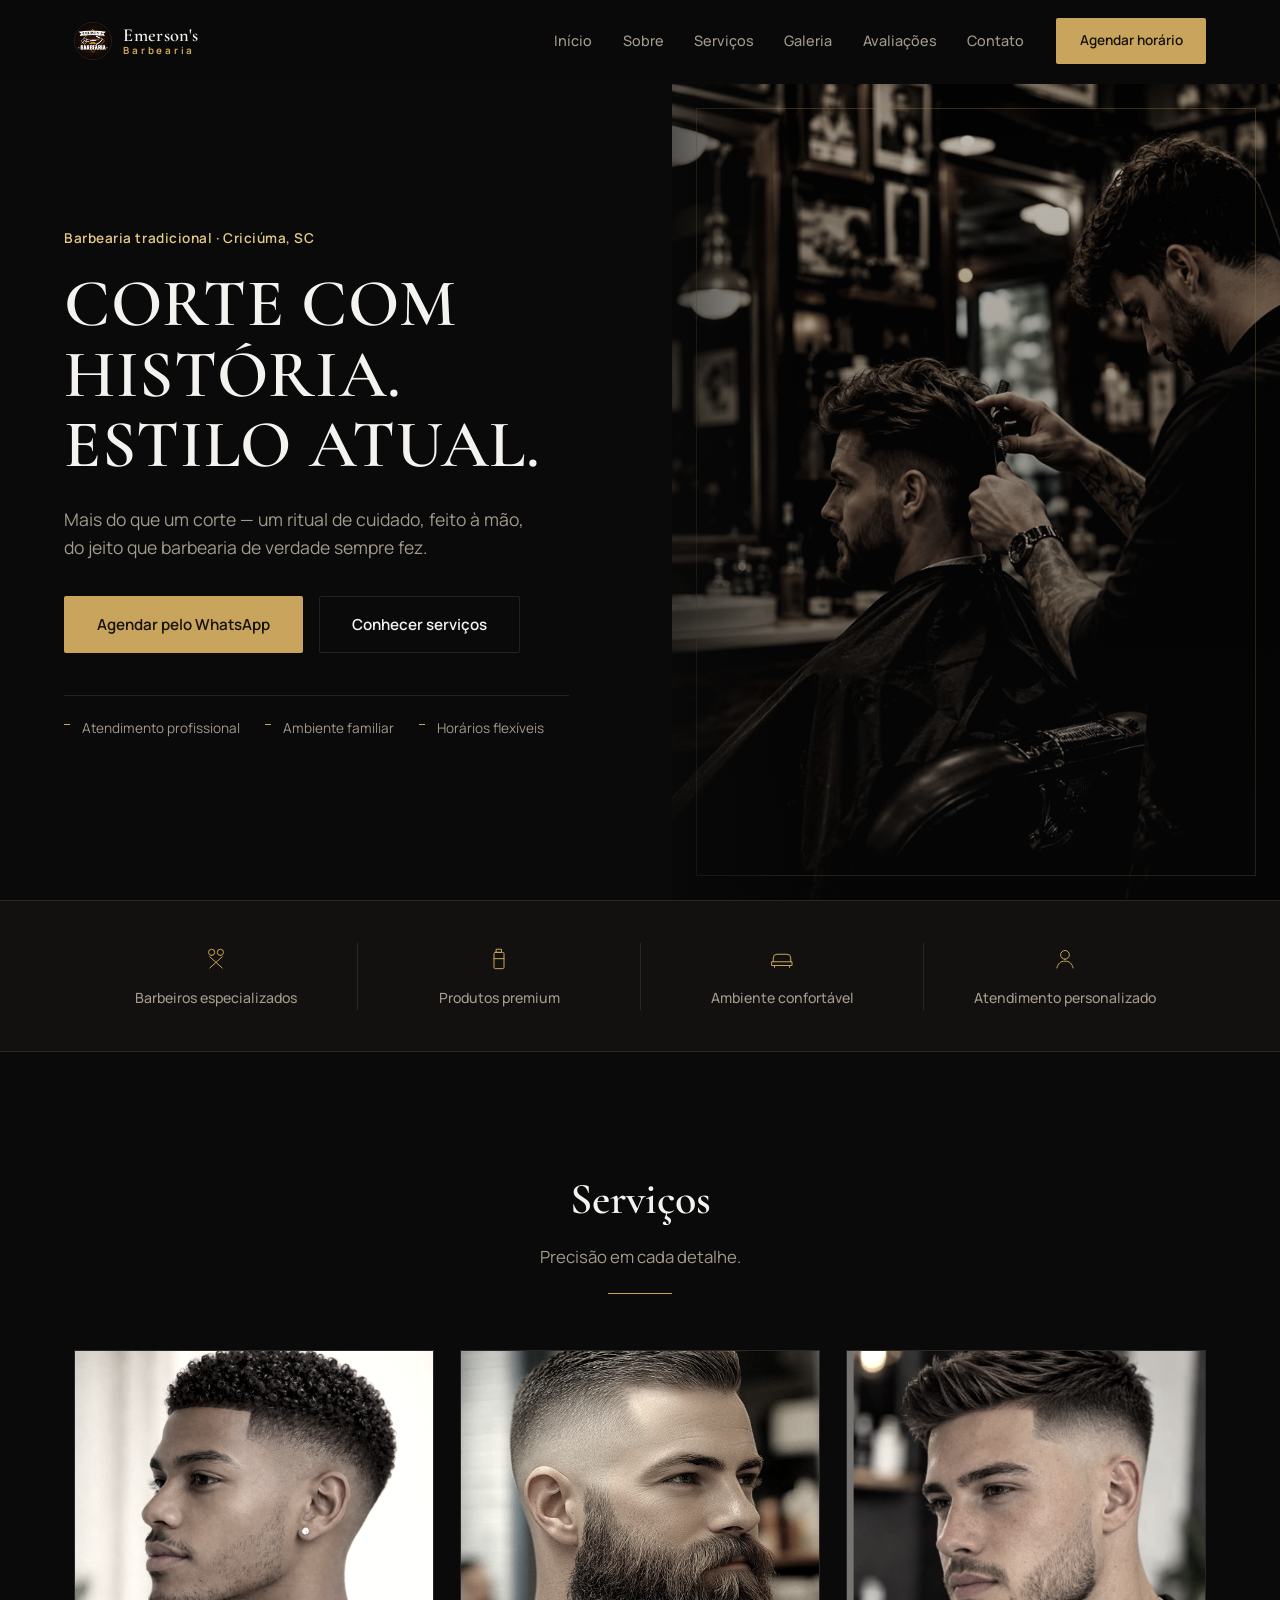
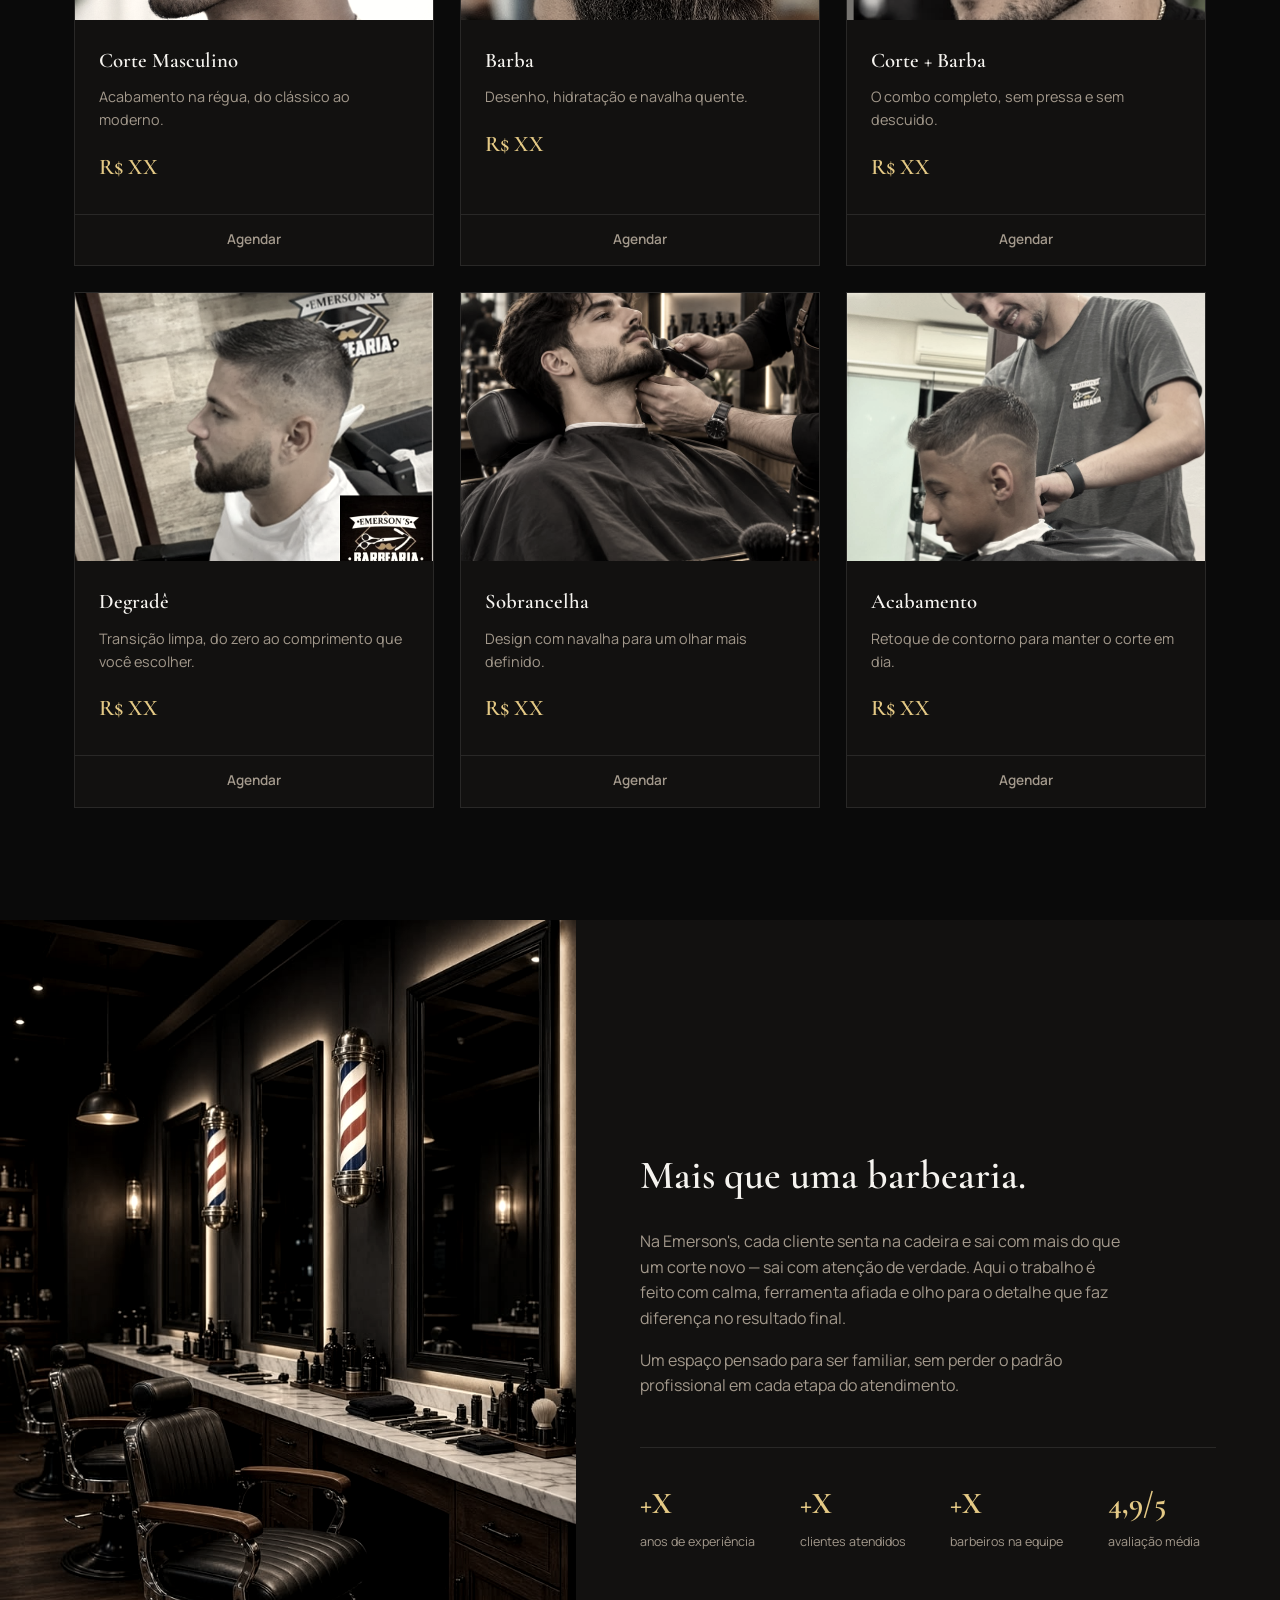
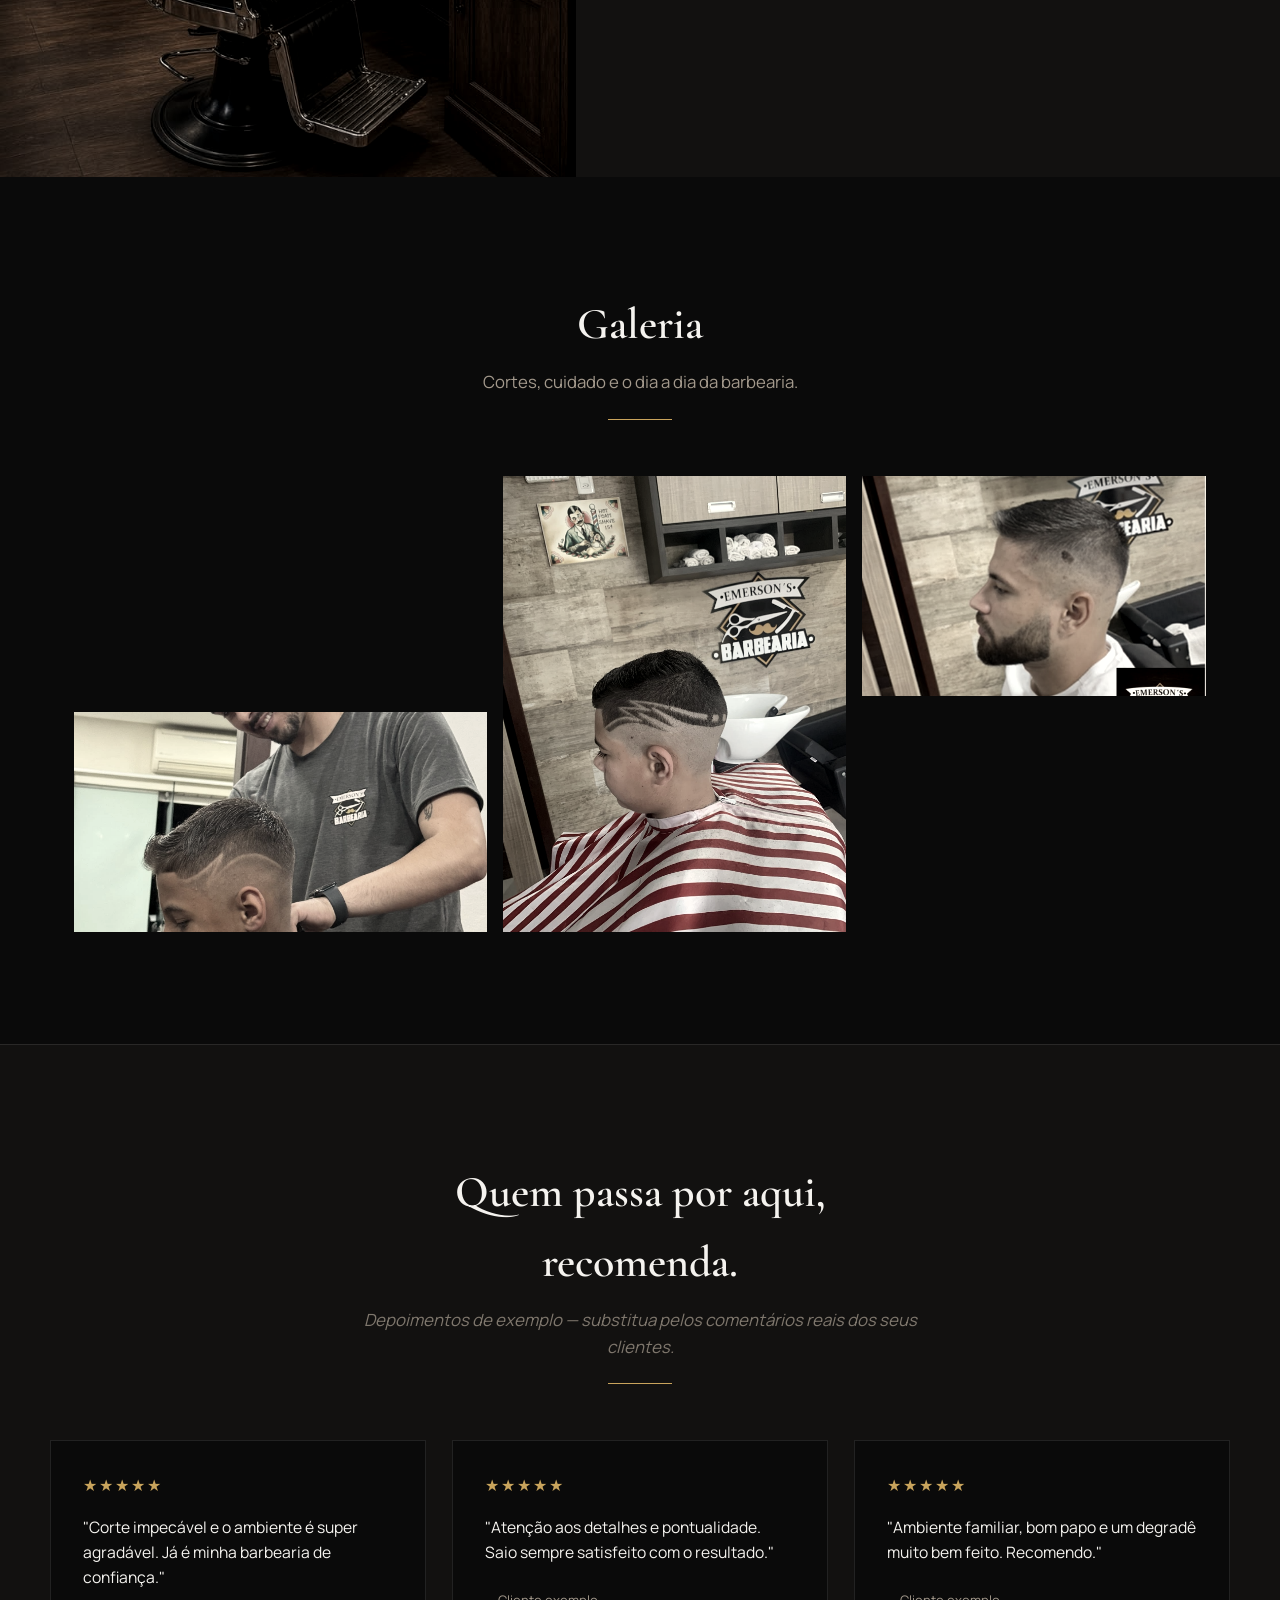
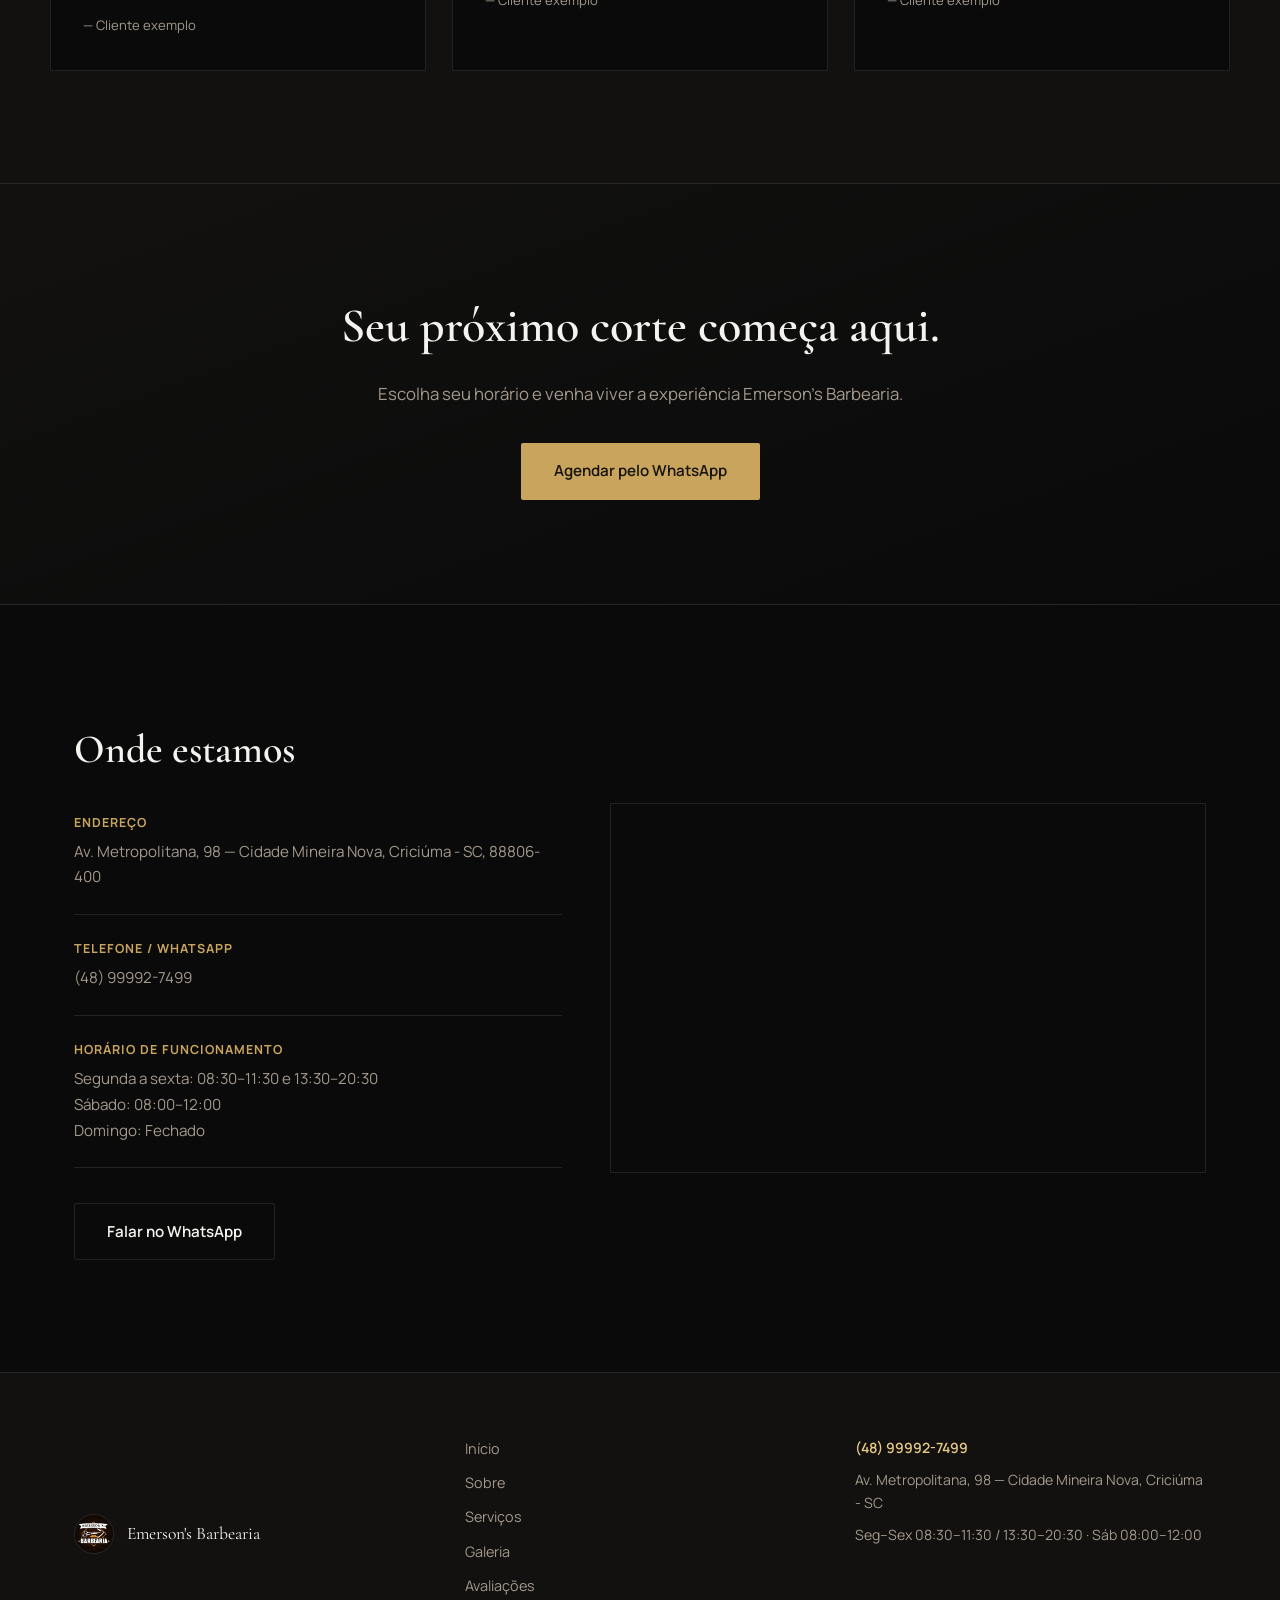
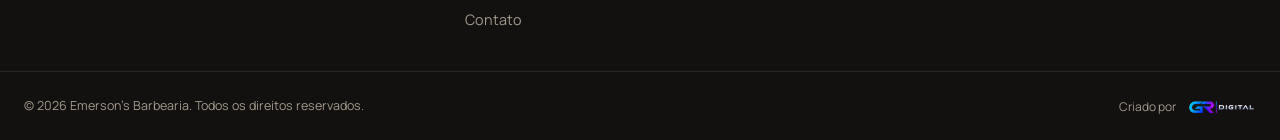
<file: index.html>
<!DOCTYPE html>
<html lang="pt-BR">
<head>
<meta charset="UTF-8">
<meta name="viewport" content="width=device-width, initial-scale=1.0">
<title>Emerson's Barbearia — Criciúma, SC</title>
<meta name="description" content="Emerson's Barbearia em Criciúma, SC. Cortes, barba e degradê com precisão e tradição. Agende pelo WhatsApp.">

<link rel="preconnect" href="https://fonts.googleapis.com">
<link rel="preconnect" href="https://fonts.gstatic.com" crossorigin>
<link href="https://fonts.googleapis.com/css2?family=Cormorant+Garamond:ital,wght@0,500;0,600;0,700;1,500&family=Manrope:wght@400;500;600;700&display=swap" rel="stylesheet">

<link rel="stylesheet" href="style.css">
</head>
<body>

<!-- ============ HEADER ============ -->
<header class="site-header" id="siteHeader">
  <div class="header-inner">
    <a href="#top" class="brand">
      <img src="./images/logo.jpg" alt="Emerson's Barbearia" class="brand-mark">
      <span class="brand-name">Emerson's<em>Barbearia</em></span>
    </a>

    <nav class="main-nav" id="mainNav">
      <a href="#inicio" class="nav-link">Início</a>
      <a href="#sobre" class="nav-link">Sobre</a>
      <a href="#servicos" class="nav-link">Serviços</a>
      <a href="#galeria" class="nav-link">Galeria</a>
      <a href="#avaliacoes" class="nav-link">Avaliações</a>
      <a href="#contato" class="nav-link">Contato</a>
    </nav>

    <a href="#contato" class="btn btn-gold header-cta">Agendar horário</a>

    <button class="menu-toggle" id="menuToggle" aria-label="Abrir menu" aria-expanded="false">
      <span></span><span></span><span></span>
    </button>
  </div>
</header>

<!-- ============ HERO ============ -->
<section class="hero" id="inicio">
  <div class="hero-text" data-reveal>
    <p class="hero-kicker">Barbearia tradicional · Criciúma, SC</p>
    <h1 class="hero-title">Corte com história.<br>Estilo atual.</h1>
    <p class="hero-sub">Mais do que um corte — um ritual de cuidado, feito à mão, do jeito que barbearia de verdade sempre fez.</p>

    <div class="hero-actions">
      <a href="#contato" class="btn btn-gold">Agendar pelo WhatsApp</a>
      <a href="#servicos" class="btn btn-outline">Conhecer serviços</a>
    </div>

    <ul class="trust-list">
      <li>Atendimento profissional</li>
      <li>Ambiente familiar</li>
      <li>Horários flexíveis</li>
    </ul>
  </div>

  <div class="hero-media" data-reveal>
    <img src="./images/hero-image.jpg" alt="Cliente atendido na Emerson's Barbearia" class="hero-photo">
    <div class="hero-frame"></div>
  </div>
</section>

<!-- ============ BENEFÍCIOS ============ -->
<section class="benefits">
  <div class="benefits-inner">
    <div class="benefit-item">
      <svg viewBox="0 0 48 48" class="benefit-icon" aria-hidden="true"><path d="M17 20a5 5 0 1 1 0-10 5 5 0 0 1 0 10Zm14 0a5 5 0 1 1 0-10 5 5 0 0 1 0 10Z"/><path d="M14 22 34 40M34 22 14 40"/></svg>
      <p>Barbeiros especializados</p>
    </div>
    <div class="benefit-item">
      <svg viewBox="0 0 48 48" class="benefit-icon" aria-hidden="true"><path d="M20 10h8v5h-8z"/><rect x="16" y="15" width="16" height="26" rx="2"/><path d="M16 25h16"/></svg>
      <p>Produtos premium</p>
    </div>
    <div class="benefit-item">
      <svg viewBox="0 0 48 48" class="benefit-icon" aria-hidden="true"><path d="M10 30v-6a6 6 0 0 1 6-6h16a6 6 0 0 1 6 6v6"/><path d="M8 30h32v6H8z"/><path d="M12 36v3M36 36v3"/></svg>
      <p>Ambiente confortável</p>
    </div>
    <div class="benefit-item">
      <svg viewBox="0 0 48 48" class="benefit-icon" aria-hidden="true"><path d="M24 26a7 7 0 1 0 0-14 7 7 0 0 0 0 14Z"/><path d="M11 40c1.5-7 6-11 13-11s11.5 4 13 11"/></svg>
      <p>Atendimento personalizado</p>
    </div>
  </div>
</section>

<!-- ============ SERVIÇOS ============ -->
<section class="services" id="servicos">
  <div class="section-head">
    <h2>Serviços</h2>
    <p>Precisão em cada detalhe.</p>
  </div>

  <div class="services-grid">
    <article class="service-card">
      <div class="service-photo service-photo--1"></div>
      <div class="service-body">
        <h3>Corte Masculino</h3>
        <p>Acabamento na régua, do clássico ao moderno.</p>
        <!-- PREÇO: edite o valor abaixo -->
        <span class="service-price">R$ XX</span>
      </div>
      <a href="#contato" class="service-btn">Agendar</a>
    </article>

    <article class="service-card">
      <div class="service-photo service-photo--2"></div>
      <div class="service-body">
        <h3>Barba</h3>
        <p>Desenho, hidratação e navalha quente.</p>
        <!-- PREÇO: edite o valor abaixo -->
        <span class="service-price">R$ XX</span>
      </div>
      <a href="#contato" class="service-btn">Agendar</a>
    </article>

    <article class="service-card">
      <div class="service-photo service-photo--3"></div>
      <div class="service-body">
        <h3>Corte + Barba</h3>
        <p>O combo completo, sem pressa e sem descuido.</p>
        <!-- PREÇO: edite o valor abaixo -->
        <span class="service-price">R$ XX</span>
      </div>
      <a href="#contato" class="service-btn">Agendar</a>
    </article>

    <article class="service-card">
      <div class="service-photo service-photo--4"></div>
      <div class="service-body">
        <h3>Degradê</h3>
        <p>Transição limpa, do zero ao comprimento que você escolher.</p>
        <!-- PREÇO: edite o valor abaixo -->
        <span class="service-price">R$ XX</span>
      </div>
      <a href="#contato" class="service-btn">Agendar</a>
    </article>

    <article class="service-card">
      <div class="service-photo service-photo--5"></div>
      <div class="service-body">
        <h3>Sobrancelha</h3>
        <p>Design com navalha para um olhar mais definido.</p>
        <!-- PREÇO: edite o valor abaixo -->
        <span class="service-price">R$ XX</span>
      </div>
      <a href="#contato" class="service-btn">Agendar</a>
    </article>

    <article class="service-card">
      <div class="service-photo service-photo--6"></div>
      <div class="service-body">
        <h3>Acabamento</h3>
        <p>Retoque de contorno para manter o corte em dia.</p>
        <!-- PREÇO: edite o valor abaixo -->
        <span class="service-price">R$ XX</span>
      </div>
      <a href="#contato" class="service-btn">Agendar</a>
    </article>
  </div>
</section>

<!-- ============ SOBRE ============ -->
<section class="about" id="sobre">
  <div class="about-media">
    <img src="./images/espaço-barber.jpg" alt="Barbeiro atendendo cliente na Emerson's Barbearia" class="about-photo">
  </div>

  <div class="about-content">
    <h2>Mais que uma barbearia.</h2>
    <p>Na Emerson's, cada cliente senta na cadeira e sai com mais do que um corte novo — sai com atenção de verdade. Aqui o trabalho é feito com calma, ferramenta afiada e olho para o detalhe que faz diferença no resultado final.</p>
    <p>Um espaço pensado para ser familiar, sem perder o padrão profissional em cada etapa do atendimento.</p>

    <div class="about-stats">
      <div class="stat"><strong>+X</strong><span>anos de experiência</span></div>
      <div class="stat"><strong>+X</strong><span>clientes atendidos</span></div>
      <div class="stat"><strong>+X</strong><span>barbeiros na equipe</span></div>
      <div class="stat"><strong>4,9/5</strong><span>avaliação média</span></div>
    </div>
  </div>
</section>

<!-- ============ GALERIA ============ -->
<section class="gallery" id="galeria">
  <div class="section-head">
    <h2>Galeria</h2>
    <p>Cortes, cuidado e o dia a dia da barbearia.</p>
  </div>

  <div class="gallery-grid">
    <figure class="gallery-item gallery-item--tall">
      <img src="images/hero-cliente.jpg" alt="Corte finalizado na Emerson's Barbearia">
      <figcaption>
        <span>Ver detalhe</span>
      </figcaption>
    </figure>

    <figure class="gallery-item">
      <img src="images/corte-degrade-desenho.jpg" alt="Degradê com desenho na Emerson's Barbearia">
      <figcaption>
        <span>Ver detalhe</span>
      </figcaption>
    </figure>

    <figure class="gallery-item">
      <img src="images/barbeiro-atendendo.jpg" alt="Atendimento na Emerson's Barbearia">
      <figcaption>
        <span>Ver detalhe</span>
      </figcaption>
    </figure>
  </div>
</section>

<!-- ============ AVALIAÇÕES ============ -->
<section class="reviews" id="avaliacoes">
  <div class="section-head">
    <h2>Quem passa por aqui, recomenda.</h2>
    <p class="reviews-note">Depoimentos de exemplo — substitua pelos comentários reais dos seus clientes.</p>
  </div>

  <div class="reviews-grid">
    <article class="review-card">
      <div class="stars">★★★★★</div>
      <p>"Corte impecável e o ambiente é super agradável. Já é minha barbearia de confiança."</p>
      <span class="review-author">— Cliente exemplo</span>
    </article>
    <article class="review-card">
      <div class="stars">★★★★★</div>
      <p>"Atenção aos detalhes e pontualidade. Saio sempre satisfeito com o resultado."</p>
      <span class="review-author">— Cliente exemplo</span>
    </article>
    <article class="review-card">
      <div class="stars">★★★★★</div>
      <p>"Ambiente familiar, bom papo e um degradê muito bem feito. Recomendo."</p>
      <span class="review-author">— Cliente exemplo</span>
    </article>
  </div>
</section>

<!-- ============ CTA ============ -->
<section class="cta">
  <div class="cta-inner">
    <h2>Seu próximo corte começa aqui.</h2>
    <p>Escolha seu horário e venha viver a experiência Emerson's Barbearia.</p>
    <a href="https://wa.me/5548999927499?text=Ol%C3%A1!%20Quero%20agendar%20um%20hor%C3%A1rio%20na%20Emerson's%20Barbearia." class="btn btn-gold" target="_blank" rel="noopener">Agendar pelo WhatsApp</a>
  </div>
</section>

<!-- ============ LOCALIZAÇÃO / CONTATO ============ -->
<section class="location" id="contato">
  <div class="location-info">
    <h2>Onde estamos</h2>

    <ul class="info-list">
      <li>
        <strong>Endereço</strong>
        <span>Av. Metropolitana, 98 — Cidade Mineira Nova, Criciúma - SC, 88806-400</span>
      </li>
      <li>
        <strong>Telefone / WhatsApp</strong>
        <span><a href="https://wa.me/5548999927499" target="_blank" rel="noopener">(48) 99992-7499</a></span>
      </li>
      <li>
        <strong>Horário de funcionamento</strong>
        <span>
          Segunda a sexta: 08:30–11:30 e 13:30–20:30<br>
          Sábado: 08:00–12:00<br>
          Domingo: Fechado
        </span>
      </li>
    </ul>

    <a href="https://wa.me/5548999927499" class="btn btn-outline" target="_blank" rel="noopener">Falar no WhatsApp</a>
  </div>

  <div class="location-map">
    <iframe
      src="https://www.google.com/maps?q=Av.+Metropolitana,+98,+Cidade+Mineira+Nova,+Crici%C3%BAma+-+SC,+88806-400&output=embed"
      loading="lazy"
      referrerpolicy="no-referrer-when-downgrade"
      title="Localização da Emerson's Barbearia">
    </iframe>
  </div>
</section>

<!-- ============ FOOTER ============ -->
<footer class="site-footer">
  <div class="footer-inner">
    <div class="footer-brand">
      <img src="images/logo.jpg" alt="Emerson's Barbearia" class="footer-mark">
      <p>Emerson's Barbearia</p>
    </div>

    <nav class="footer-nav">
      <a href="#inicio">Início</a>
      <a href="#sobre">Sobre</a>
      <a href="#servicos">Serviços</a>
      <a href="#galeria">Galeria</a>
      <a href="#avaliacoes">Avaliações</a>
      <a href="#contato">Contato</a>
    </nav>

    <div class="footer-contact">
      <a href="https://wa.me/5548999927499" target="_blank" rel="noopener">(48) 99992-7499</a>
      <p>Av. Metropolitana, 98 — Cidade Mineira Nova, Criciúma - SC</p>
      <p>Seg–Sex 08:30–11:30 / 13:30–20:30 · Sáb 08:00–12:00</p>
    </div>
  </div>

  <div class="footer-bottom">
    <p>© <span id="year"></span> Emerson's Barbearia. Todos os direitos reservados.</p>

    <a href="#" class="created-by">
        <span>Criado por</span>
        <img src="./images/GR-FUNDO-TRANSPARENTE.png" alt="Sua empresa">
    </a>
</div>
</footer>

<script src="script.js"></script>
</body>
</html>
</file>
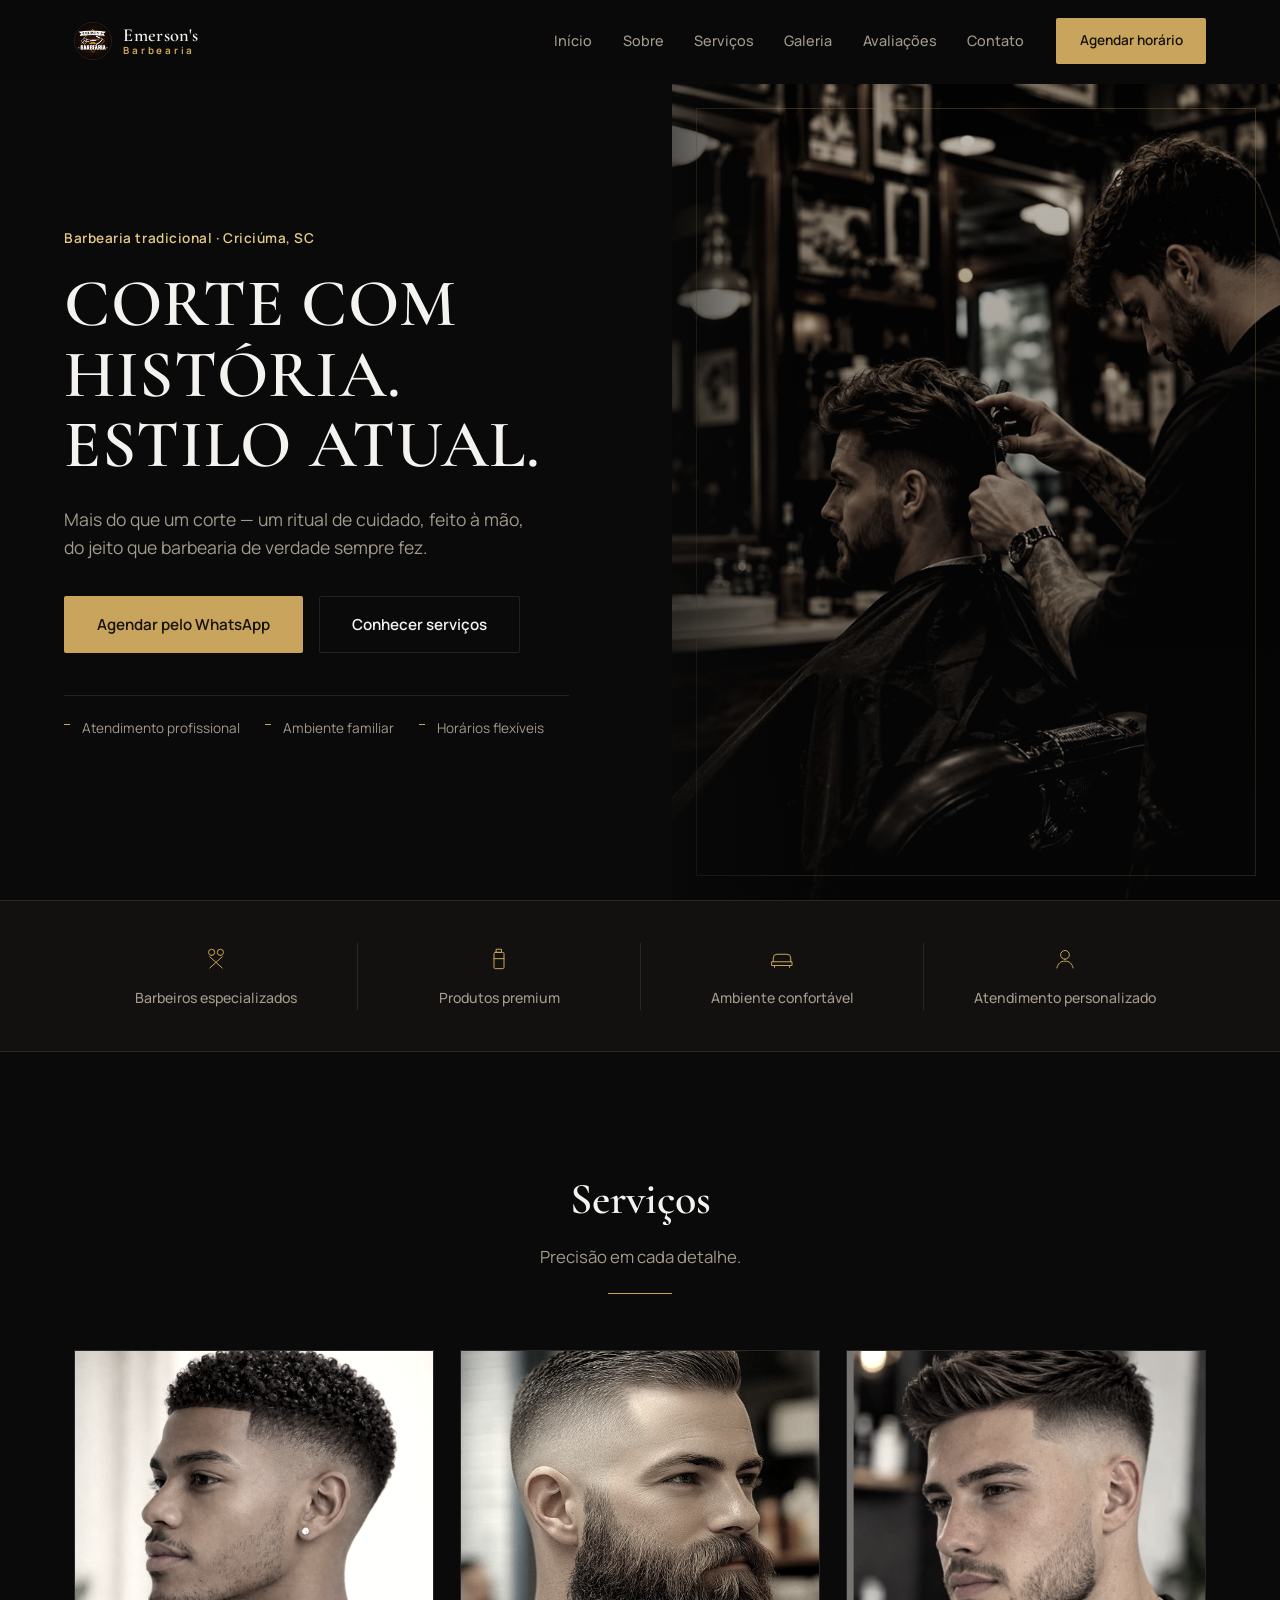
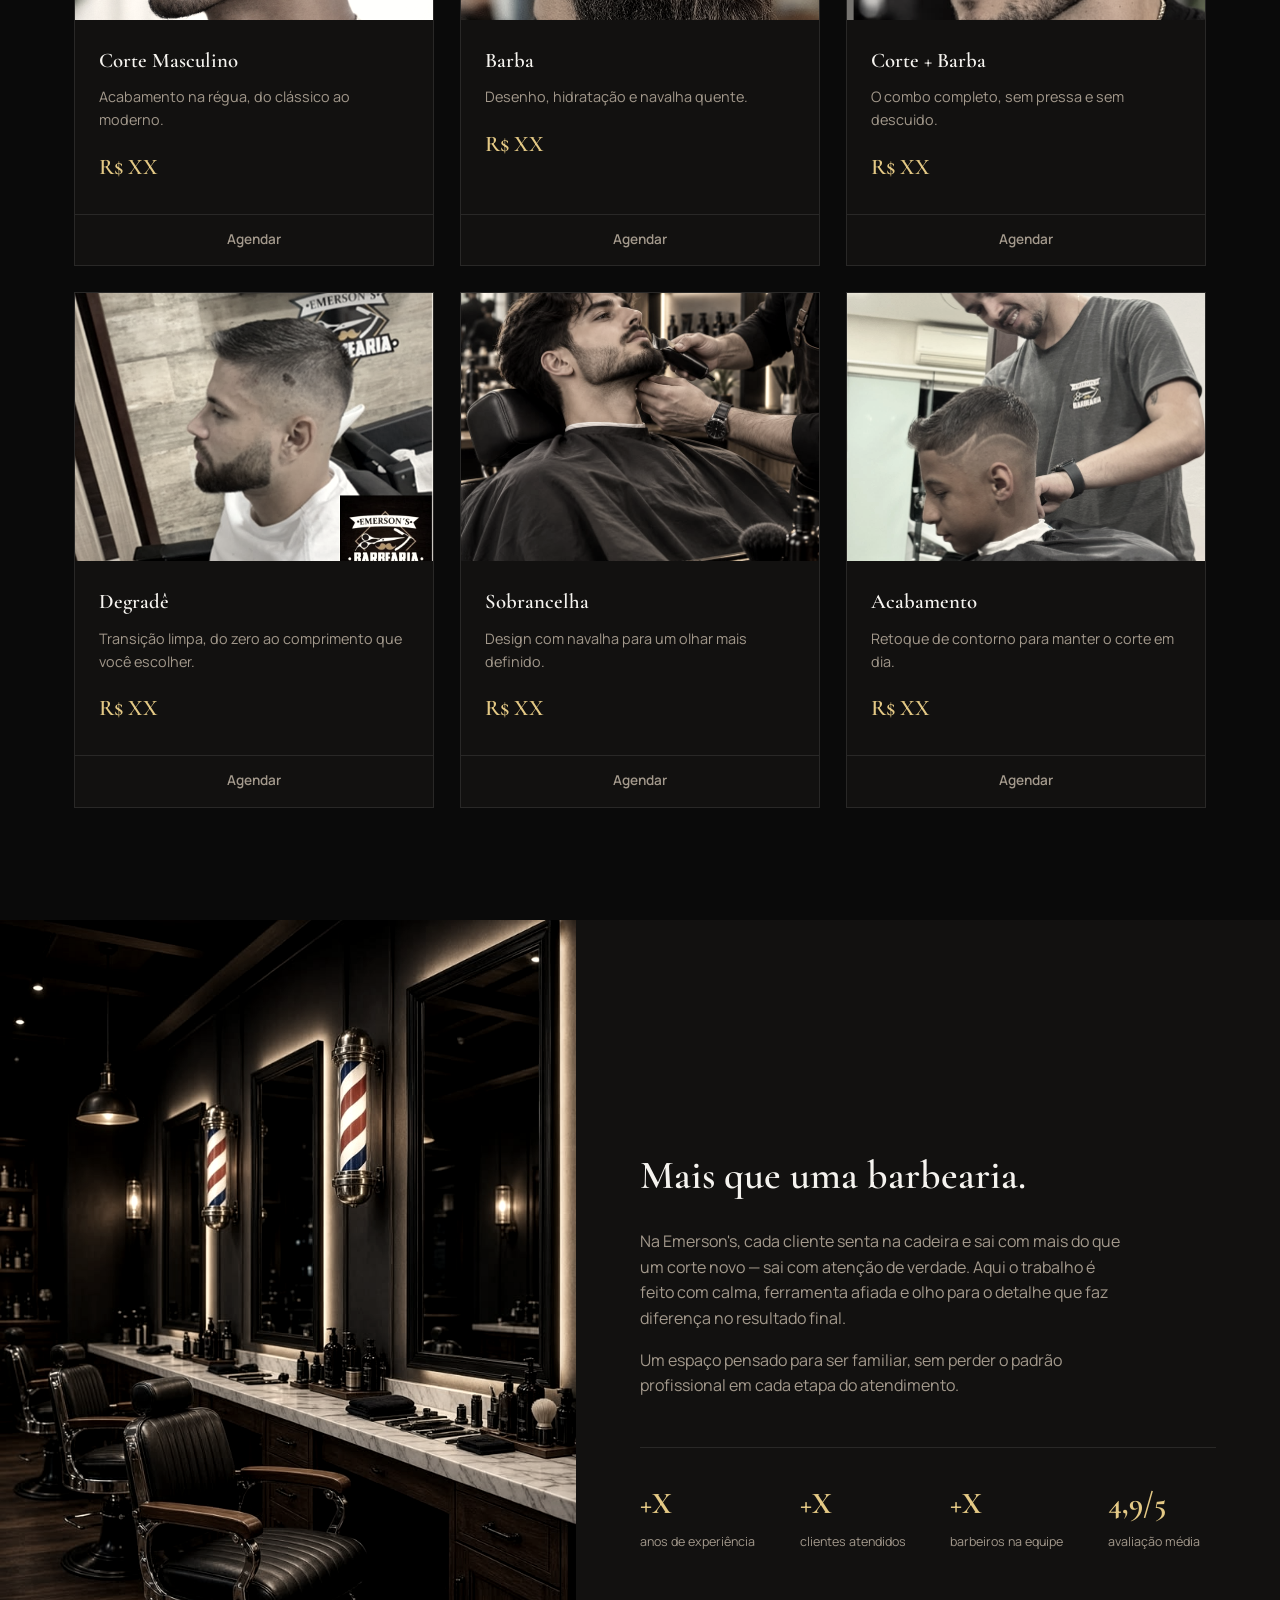
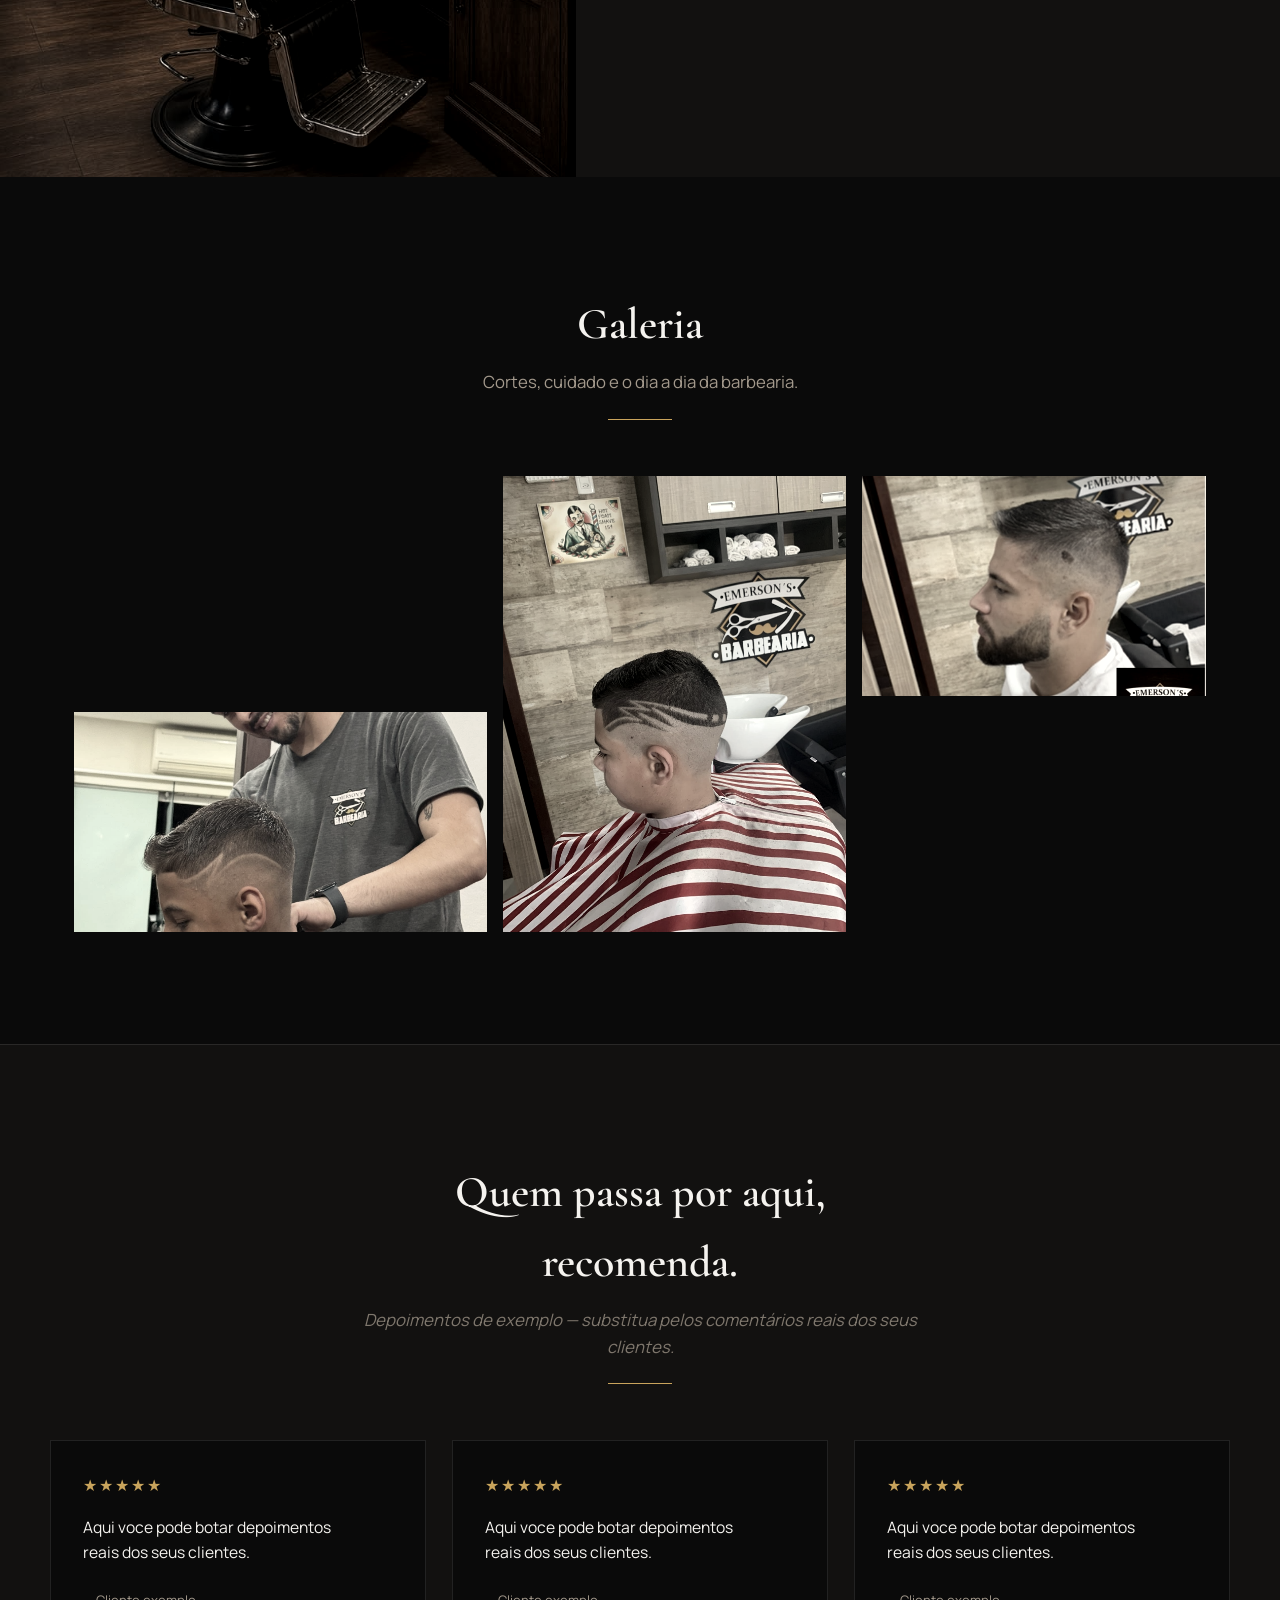
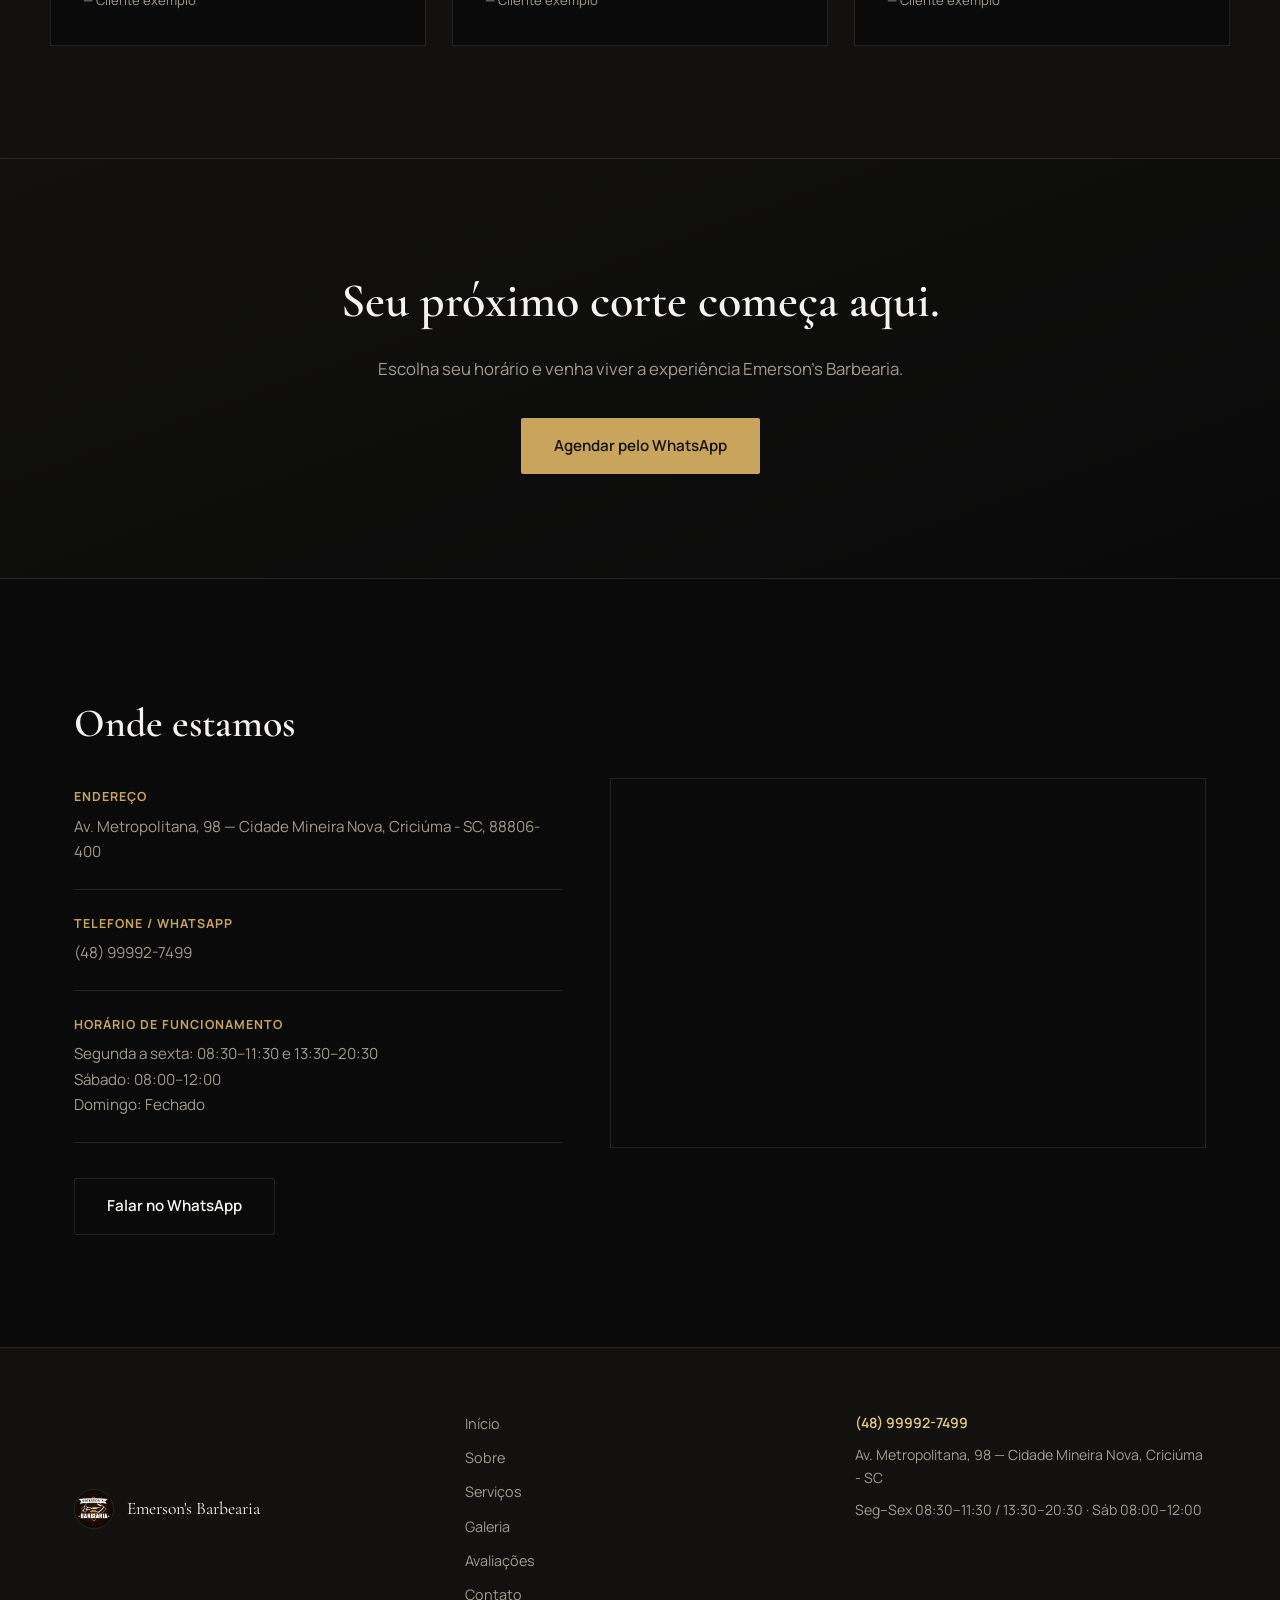
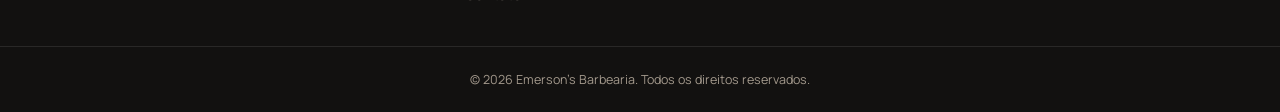
<file: emersons-barbearia/index.html>
<!DOCTYPE html>
<html lang="pt-BR">
<head>
<meta charset="UTF-8">
<meta name="viewport" content="width=device-width, initial-scale=1.0">
<title>Emerson's Barbearia — Criciúma, SC</title>
<meta name="description" content="Emerson's Barbearia em Criciúma, SC. Cortes, barba e degradê com precisão e tradição. Agende pelo WhatsApp.">

<link rel="preconnect" href="https://fonts.googleapis.com">
<link rel="preconnect" href="https://fonts.gstatic.com" crossorigin>
<link href="https://fonts.googleapis.com/css2?family=Cormorant+Garamond:ital,wght@0,500;0,600;0,700;1,500&family=Manrope:wght@400;500;600;700&display=swap" rel="stylesheet">

<link rel="stylesheet" href="style.css">
</head>
<body>

<!-- ============ HEADER ============ -->
<header class="site-header" id="siteHeader">
  <div class="header-inner">
    <a href="#top" class="brand">
      <img src="images/logo.jpg" alt="Emerson's Barbearia" class="brand-mark">
      <span class="brand-name">Emerson's<em>Barbearia</em></span>
    </a>

    <nav class="main-nav" id="mainNav">
      <a href="#inicio" class="nav-link">Início</a>
      <a href="#sobre" class="nav-link">Sobre</a>
      <a href="#servicos" class="nav-link">Serviços</a>
      <a href="#galeria" class="nav-link">Galeria</a>
      <a href="#avaliacoes" class="nav-link">Avaliações</a>
      <a href="#contato" class="nav-link">Contato</a>
    </nav>

    <a href="#contato" class="btn btn-gold header-cta">Agendar horário</a>

    <button class="menu-toggle" id="menuToggle" aria-label="Abrir menu" aria-expanded="false">
      <span></span><span></span><span></span>
    </button>
  </div>
</header>

<!-- ============ HERO ============ -->
<section class="hero" id="inicio">
  <div class="hero-text" data-reveal>
    <p class="hero-kicker">Barbearia tradicional · Criciúma, SC</p>
    <h1 class="hero-title">Corte com história.<br>Estilo atual.</h1>
    <p class="hero-sub">Mais do que um corte — um ritual de cuidado, feito à mão, do jeito que barbearia de verdade sempre fez.</p>

    <div class="hero-actions">
      <a href="#contato" class="btn btn-gold">Agendar pelo WhatsApp</a>
      <a href="#servicos" class="btn btn-outline">Conhecer serviços</a>
    </div>

    <ul class="trust-list">
      <li>Atendimento profissional</li>
      <li>Ambiente familiar</li>
      <li>Horários flexíveis</li>
    </ul>
  </div>

  <div class="hero-media" data-reveal>
    <img src="./images/hero-image.jpg" alt="Cliente atendido na Emerson's Barbearia" class="hero-photo">
    <div class="hero-frame"></div>
  </div>
</section>

<!-- ============ BENEFÍCIOS ============ -->
<section class="benefits">
  <div class="benefits-inner">
    <div class="benefit-item">
      <svg viewBox="0 0 48 48" class="benefit-icon" aria-hidden="true"><path d="M17 20a5 5 0 1 1 0-10 5 5 0 0 1 0 10Zm14 0a5 5 0 1 1 0-10 5 5 0 0 1 0 10Z"/><path d="M14 22 34 40M34 22 14 40"/></svg>
      <p>Barbeiros especializados</p>
    </div>
    <div class="benefit-item">
      <svg viewBox="0 0 48 48" class="benefit-icon" aria-hidden="true"><path d="M20 10h8v5h-8z"/><rect x="16" y="15" width="16" height="26" rx="2"/><path d="M16 25h16"/></svg>
      <p>Produtos premium</p>
    </div>
    <div class="benefit-item">
      <svg viewBox="0 0 48 48" class="benefit-icon" aria-hidden="true"><path d="M10 30v-6a6 6 0 0 1 6-6h16a6 6 0 0 1 6 6v6"/><path d="M8 30h32v6H8z"/><path d="M12 36v3M36 36v3"/></svg>
      <p>Ambiente confortável</p>
    </div>
    <div class="benefit-item">
      <svg viewBox="0 0 48 48" class="benefit-icon" aria-hidden="true"><path d="M24 26a7 7 0 1 0 0-14 7 7 0 0 0 0 14Z"/><path d="M11 40c1.5-7 6-11 13-11s11.5 4 13 11"/></svg>
      <p>Atendimento personalizado</p>
    </div>
  </div>
</section>

<!-- ============ SERVIÇOS ============ -->
<section class="services" id="servicos">
  <div class="section-head">
    <h2>Serviços</h2>
    <p>Precisão em cada detalhe.</p>
  </div>

  <div class="services-grid">
    <article class="service-card">
      <div class="service-photo service-photo--1"></div>
      <div class="service-body">
        <h3>Corte Masculino</h3>
        <p>Acabamento na régua, do clássico ao moderno.</p>
        <!-- PREÇO: edite o valor abaixo -->
        <span class="service-price">R$ XX</span>
      </div>
      <a href="#contato" class="service-btn">Agendar</a>
    </article>

    <article class="service-card">
      <div class="service-photo service-photo--2"></div>
      <div class="service-body">
        <h3>Barba</h3>
        <p>Desenho, hidratação e navalha quente.</p>
        <!-- PREÇO: edite o valor abaixo -->
        <span class="service-price">R$ XX</span>
      </div>
      <a href="#contato" class="service-btn">Agendar</a>
    </article>

    <article class="service-card">
      <div class="service-photo service-photo--3"></div>
      <div class="service-body">
        <h3>Corte + Barba</h3>
        <p>O combo completo, sem pressa e sem descuido.</p>
        <!-- PREÇO: edite o valor abaixo -->
        <span class="service-price">R$ XX</span>
      </div>
      <a href="#contato" class="service-btn">Agendar</a>
    </article>

    <article class="service-card">
      <div class="service-photo service-photo--4"></div>
      <div class="service-body">
        <h3>Degradê</h3>
        <p>Transição limpa, do zero ao comprimento que você escolher.</p>
        <!-- PREÇO: edite o valor abaixo -->
        <span class="service-price">R$ XX</span>
      </div>
      <a href="#contato" class="service-btn">Agendar</a>
    </article>

    <article class="service-card">
      <div class="service-photo service-photo--5"></div>
      <div class="service-body">
        <h3>Sobrancelha</h3>
        <p>Design com navalha para um olhar mais definido.</p>
        <!-- PREÇO: edite o valor abaixo -->
        <span class="service-price">R$ XX</span>
      </div>
      <a href="#contato" class="service-btn">Agendar</a>
    </article>

    <article class="service-card">
      <div class="service-photo service-photo--6"></div>
      <div class="service-body">
        <h3>Acabamento</h3>
        <p>Retoque de contorno para manter o corte em dia.</p>
        <!-- PREÇO: edite o valor abaixo -->
        <span class="service-price">R$ XX</span>
      </div>
      <a href="#contato" class="service-btn">Agendar</a>
    </article>
  </div>
</section>

<!-- ============ SOBRE ============ -->
<section class="about" id="sobre">
  <div class="about-media">
    <img src="./images/espaço-barber.jpg" alt="Barbeiro atendendo cliente na Emerson's Barbearia" class="about-photo">
  </div>

  <div class="about-content">
    <h2>Mais que uma barbearia.</h2>
    <p>Na Emerson's, cada cliente senta na cadeira e sai com mais do que um corte novo — sai com atenção de verdade. Aqui o trabalho é feito com calma, ferramenta afiada e olho para o detalhe que faz diferença no resultado final.</p>
    <p>Um espaço pensado para ser familiar, sem perder o padrão profissional em cada etapa do atendimento.</p>

    <div class="about-stats">
      <div class="stat"><strong>+X</strong><span>anos de experiência</span></div>
      <div class="stat"><strong>+X</strong><span>clientes atendidos</span></div>
      <div class="stat"><strong>+X</strong><span>barbeiros na equipe</span></div>
      <div class="stat"><strong>4,9/5</strong><span>avaliação média</span></div>
    </div>
  </div>
</section>

<!-- ============ GALERIA ============ -->
<section class="gallery" id="galeria">
  <div class="section-head">
    <h2>Galeria</h2>
    <p>Cortes, cuidado e o dia a dia da barbearia.</p>
  </div>

  <div class="gallery-grid">
    <figure class="gallery-item gallery-item--tall">
      <img src="images/hero-cliente.jpg" alt="Corte finalizado na Emerson's Barbearia">
      <figcaption>
        <span>Ver detalhe</span>
      </figcaption>
    </figure>

    <figure class="gallery-item">
      <img src="images/corte-degrade-desenho.jpg" alt="Degradê com desenho na Emerson's Barbearia">
      <figcaption>
        <span>Ver detalhe</span>
      </figcaption>
    </figure>

    <figure class="gallery-item">
      <img src="images/barbeiro-atendendo.jpg" alt="Atendimento na Emerson's Barbearia">
      <figcaption>
        <span>Ver detalhe</span>
      </figcaption>
    </figure>
  </div>
</section>

<!-- ============ AVALIAÇÕES ============ -->
<section class="reviews" id="avaliacoes">
  <div class="section-head">
    <h2>Quem passa por aqui, recomenda.</h2>
    <p class="reviews-note">Depoimentos de exemplo — substitua pelos comentários reais dos seus clientes.</p>
  </div>

  <div class="reviews-grid">
    <article class="review-card">
      <div class="stars">★★★★★</div>
      <p>Aqui voce pode botar depoimentos <br> reais dos seus clientes.</p>
      <span class="review-author">— Cliente exemplo</span>
    </article>
    <article class="review-card">
      <div class="stars">★★★★★</div>
      <p>Aqui voce pode botar depoimentos <br> reais dos seus clientes.</p>
      <span class="review-author">— Cliente exemplo</span>
    </article>
    <article class="review-card">
      <div class="stars">★★★★★</div>
      <p>Aqui voce pode botar depoimentos <br> reais dos seus clientes.</p>
      <span class="review-author">— Cliente exemplo</span>
    </article>
  </div>
</section>

<!-- ============ CTA ============ -->
<section class="cta">
  <div class="cta-inner">
    <h2>Seu próximo corte começa aqui.</h2>
    <p>Escolha seu horário e venha viver a experiência Emerson's Barbearia.</p>
    <a href="https://wa.me/5548999927499?text=Ol%C3%A1!%20Quero%20agendar%20um%20hor%C3%A1rio%20na%20Emerson's%20Barbearia." class="btn btn-gold" target="_blank" rel="noopener">Agendar pelo WhatsApp</a>
  </div>
</section>

<!-- ============ LOCALIZAÇÃO / CONTATO ============ -->
<section class="location" id="contato">
  <div class="location-info">
    <h2>Onde estamos</h2>

    <ul class="info-list">
      <li>
        <strong>Endereço</strong>
        <span>Av. Metropolitana, 98 — Cidade Mineira Nova, Criciúma - SC, 88806-400</span>
      </li>
      <li>
        <strong>Telefone / WhatsApp</strong>
        <span><a href="https://wa.me/5548999927499" target="_blank" rel="noopener">(48) 99992-7499</a></span>
      </li>
      <li>
        <strong>Horário de funcionamento</strong>
        <span>
          Segunda a sexta: 08:30–11:30 e 13:30–20:30<br>
          Sábado: 08:00–12:00<br>
          Domingo: Fechado
        </span>
      </li>
    </ul>

    <a href="https://wa.me/5548999927499" class="btn btn-outline" target="_blank" rel="noopener">Falar no WhatsApp</a>
  </div>

  <div class="location-map">
    <iframe
      src="https://www.google.com/maps?q=Av.+Metropolitana,+98,+Cidade+Mineira+Nova,+Crici%C3%BAma+-+SC,+88806-400&output=embed"
      loading="lazy"
      referrerpolicy="no-referrer-when-downgrade"
      title="Localização da Emerson's Barbearia">
    </iframe>
  </div>
</section>

<!-- ============ FOOTER ============ -->
<footer class="site-footer">
  <div class="footer-inner">
    <div class="footer-brand">
      <img src="images/logo.jpg" alt="Emerson's Barbearia" class="footer-mark">
      <p>Emerson's Barbearia</p>
    </div>

    <nav class="footer-nav">
      <a href="#inicio">Início</a>
      <a href="#sobre">Sobre</a>
      <a href="#servicos">Serviços</a>
      <a href="#galeria">Galeria</a>
      <a href="#avaliacoes">Avaliações</a>
      <a href="#contato">Contato</a>
    </nav>

    <div class="footer-contact">
      <a href="https://wa.me/5548999927499" target="_blank" rel="noopener">(48) 99992-7499</a>
      <p>Av. Metropolitana, 98 — Cidade Mineira Nova, Criciúma - SC</p>
      <p>Seg–Sex 08:30–11:30 / 13:30–20:30 · Sáb 08:00–12:00</p>
    </div>
  </div>

  <div class="footer-bottom">
    <p>© <span id="year"></span> Emerson's Barbearia. Todos os direitos reservados.</p>
  </div>
</footer>

<script src="script.js"></script>
</body>
</html>
</file>
<file: style.css>
/* ============================================
   EMERSON'S BARBEARIA — DESIGN TOKENS
   ============================================ */
:root {
  --bg: #0a0a0a;
  --bg-secondary: #121110;
  --gold: #c9a45c;
  --gold-light: #e4c985;
  --white: #f5f3ef;
  --muted: #a3998c;
  --border: rgba(245, 243, 239, 0.1);

  --font-display: 'Cormorant Garamond', Georgia, serif;
  --font-body: 'Manrope', -apple-system, BlinkMacSystemFont, sans-serif;

  --container: 1180px;
  --radius: 2px;
}

* { box-sizing: border-box; }

html {
  scroll-behavior: smooth;
  scroll-padding-top: 84px;
}

@media (prefers-reduced-motion: reduce) {
  html { scroll-behavior: auto; }
  * { animation-duration: 0.01ms !important; transition-duration: 0.01ms !important; }
}

body {
  margin: 0;
  background: var(--bg);
  color: var(--white);
  font-family: var(--font-body);
  font-size: 16px;
  line-height: 1.6;
  -webkit-font-smoothing: antialiased;
}

img { max-width: 100%; display: block; }

a { color: inherit; text-decoration: none; }

h1, h2, h3 {
  font-family: var(--font-display);
  font-weight: 600;
  margin: 0;
  color: var(--white);
}

p { margin: 0; }

:focus-visible {
  outline: 2px solid var(--gold-light);
  outline-offset: 3px;
}

.section-head {
  text-align: center;
  max-width: 560px;
  margin: 0 auto 3.5rem;
}
.section-head h2 {
  font-size: clamp(2rem, 4vw, 2.75rem);
  margin-bottom: 0.6rem;
}
.section-head p {
  color: var(--muted);
  font-size: 1.05rem;
}

/* Recurring razor-line divider motif */
.section-head::after {
  content: "";
  display: block;
  width: 64px;
  height: 1px;
  background: var(--gold);
  margin: 1.4rem auto 0;
}

/* ============================================
   BUTTONS
   ============================================ */
.btn {
  display: inline-flex;
  align-items: center;
  justify-content: center;
  padding: 0.95rem 2rem;
  font-family: var(--font-body);
  font-weight: 600;
  font-size: 0.95rem;
  border-radius: var(--radius);
  border: 1px solid transparent;
  cursor: pointer;
  transition: transform 0.25s ease, background 0.25s ease, border-color 0.25s ease, color 0.25s ease;
  white-space: nowrap;
}
.btn-gold {
  background: var(--gold);
  color: #16130d;
}
.btn-gold:hover {
  background: var(--gold-light);
  transform: translateY(-2px);
}
.btn-outline {
  background: transparent;
  border-color: var(--border);
  color: var(--white);
}
.btn-outline:hover {
  border-color: var(--gold);
  color: var(--gold-light);
  transform: translateY(-2px);
}

/* ============================================
   HEADER
   ============================================ */
.site-header {
  position: fixed;
  top: 0; left: 0; right: 0;
  z-index: 100;
  background: rgba(10, 10, 10, 0.65);
  backdrop-filter: blur(10px);
  -webkit-backdrop-filter: blur(10px);
  border-bottom: 1px solid transparent;
  transition: background 0.4s ease, border-color 0.4s ease, padding 0.4s ease;
  padding-top: env(safe-area-inset-top, 0px);
}
.site-header.scrolled {
  background: rgba(10, 10, 10, 0.92);
  border-bottom-color: var(--border);
}
.header-inner {
  max-width: var(--container);
  margin: 0 auto;
  padding: 1.1rem 1.5rem;
  display: flex;
  align-items: center;
  gap: 2rem;
}
.brand {
  display: flex;
  align-items: center;
  gap: 0.7rem;
  margin-right: auto;
}
.brand-mark {
  width: 38px;
  height: 38px;
  border-radius: 50%;
  object-fit: cover;
  border: 1px solid var(--border);
}
.brand-name {
  font-family: var(--font-display);
  font-size: 1.15rem;
  font-weight: 600;
  line-height: 1.1;
  letter-spacing: 0.02em;
}
.brand-name em {
  display: block;
  font-style: normal;
  font-size: 0.62rem;
  letter-spacing: 0.28em;
  color: var(--gold);
  font-family: var(--font-body);
  font-weight: 700;
}
.main-nav {
  display: flex;
  gap: 1.9rem;
}
.nav-link {
  position: relative;
  font-size: 0.9rem;
  font-weight: 500;
  color: var(--muted);
  padding: 0.3rem 0;
  transition: color 0.25s ease;
}
.nav-link::after {
  content: "";
  position: absolute;
  left: 0; bottom: -2px;
  width: 0;
  height: 1px;
  background: var(--gold);
  transition: width 0.3s ease;
}
.nav-link:hover {
  color: var(--white);
}
.nav-link:hover::after {
  width: 100%;
}
.header-cta {
  padding: 0.7rem 1.4rem;
  font-size: 0.85rem;
}
.menu-toggle {
  display: none;
  flex-direction: column;
  gap: 5px;
  background: none;
  border: none;
  cursor: pointer;
  padding: 0.4rem;
}
.menu-toggle span {
  width: 22px;
  height: 1.5px;
  background: var(--white);
  transition: transform 0.3s ease, opacity 0.3s ease;
}
.menu-toggle.open span:nth-child(1) { transform: translateY(6.5px) rotate(45deg); }
.menu-toggle.open span:nth-child(2) { opacity: 0; }
.menu-toggle.open span:nth-child(3) { transform: translateY(-6.5px) rotate(-45deg); }

/* ============================================
   HERO
   ============================================ */
.hero {
  position: relative;
  display: grid;
  grid-template-columns: 1.05fr 0.95fr;
  align-items: stretch;
  min-height: 100vh;
  padding-top: 84px;
  overflow: hidden;
}
.hero::before {
  content: "";
  position: absolute;
  inset: 0;
  background:
    linear-gradient(90deg, var(--bg) 0%, var(--bg) 46%, transparent 62%),
    linear-gradient(180deg, rgba(10,10,10,0.2), rgba(10,10,10,0.55));
  pointer-events: none;
  z-index: 1;
}
.hero-text {
  position: relative;
  z-index: 2;
  display: flex;
  flex-direction: column;
  justify-content: center;
  padding: 3rem 4vw 4rem 5vw;
  max-width: 620px;
}
.hero-kicker {
  color: var(--gold-light);
  font-size: 0.85rem;
  font-weight: 600;
  letter-spacing: 0.04em;
  margin-bottom: 1.2rem;
}
.hero-title {
  font-size: clamp(2.6rem, 5.5vw, 4.2rem);
  line-height: 1.05;
  letter-spacing: 0.01em;
  text-transform: uppercase;
}
.hero-sub {
  margin-top: 1.5rem;
  font-size: 1.1rem;
  color: var(--muted);
  max-width: 460px;
}
.hero-actions {
  display: flex;
  flex-wrap: wrap;
  gap: 1rem;
  margin-top: 2.2rem;
}
.trust-list {
  list-style: none;
  margin: 2.6rem 0 0;
  padding: 1.4rem 0 0;
  border-top: 1px solid var(--border);
  display: flex;
  flex-wrap: wrap;
  gap: 1.6rem;
  font-size: 0.85rem;
  color: var(--muted);
}
.trust-list li {
  position: relative;
  padding-left: 1.1rem;
}
.trust-list li::before {
  content: "";
  position: absolute;
  left: 0; top: 0.45em;
  width: 6px; height: 1px;
  background: var(--gold);
}
.hero-media {
  position: relative;
}
.hero-photo {
  width: 100%;
  height: 100%;
  object-fit: cover;
  object-position: center 20%;
  filter: grayscale(0.55) contrast(1.12) brightness(0.92) sepia(0.18);
}
.hero-frame {
  position: absolute;
  inset: 24px;
  border: 1px solid rgba(201, 164, 92, 0.35);
  pointer-events: none;
}

/* ============================================
   BENEFITS BAR
   ============================================ */
.benefits {
  background: var(--bg-secondary);
  border-top: 1px solid var(--border);
  border-bottom: 1px solid var(--border);
}
.benefits-inner {
  max-width: var(--container);
  margin: 0 auto;
  padding: 2.6rem 1.5rem;
  display: grid;
  grid-template-columns: repeat(4, 1fr);
}
.benefit-item {
  display: flex;
  flex-direction: column;
  align-items: center;
  text-align: center;
  gap: 0.9rem;
  padding: 0 1rem;
  border-left: 1px solid var(--border);
}
.benefit-item:first-child { border-left: none; }
.benefit-icon {
  width: 30px;
  height: 30px;
  fill: none;
  stroke: var(--gold);
  stroke-width: 1.6;
  stroke-linecap: round;
  stroke-linejoin: round;
}
.benefit-item p {
  font-size: 0.88rem;
  color: var(--muted);
  font-weight: 500;
}

/* ============================================
   SERVICES
   ============================================ */
.services {
  max-width: var(--container);
  margin: 0 auto;
  padding: 7rem 1.5rem;
}
.services-grid {
  display: grid;
  grid-template-columns: repeat(3, 1fr);
  gap: 1.6rem;
}
.service-card {
  background: var(--bg-secondary);
  border: 1px solid var(--border);
  display: flex;
  flex-direction: column;
  transition: border-color 0.3s ease, transform 0.3s ease;
}
.service-card:hover {
  border-color: rgba(201, 164, 92, 0.5);
  transform: translateY(-4px);
}
.service-photo {
  aspect-ratio: 4 / 3;
  background-size: cover;
  background-position: center;
  filter: grayscale(0.6) contrast(1.05) sepia(0.12);
}
.service-photo--1 { background-image: url(./images/cliente2.jpg); background-position: center 15%; }
.service-photo--2 { background-image: url(./images/barba.jpg); background-position: center 30%; }
.service-photo--3 { background-image: url(./images/cliente1.png); }
.service-photo--4 { background-image: url(images/corte-degrade-desenho.jpg); background-position: center 70%; }
.service-photo--5 { background-image: url(./images/brown.jpg); background-position: center 60%; }
.service-photo--6 { background-image: url(images/barbeiro-atendendo.jpg); background-position: center 60%; }

.service-body {
  padding: 1.5rem 1.5rem 0.5rem;
  flex: 1;
}
.service-body h3 {
  font-size: 1.3rem;
  margin-bottom: 0.5rem;
}
.service-body p {
  color: var(--muted);
  font-size: 0.9rem;
  margin-bottom: 1.1rem;
}
.service-price {
  display: inline-block;
  font-family: var(--font-display);
  font-size: 1.4rem;
  color: var(--gold-light);
  font-weight: 600;
}
.service-btn {
  display: block;
  text-align: center;
  padding: 0.9rem;
  margin-top: 1.3rem;
  border-top: 1px solid var(--border);
  font-size: 0.85rem;
  font-weight: 600;
  color: var(--muted);
  transition: background 0.25s ease, color 0.25s ease;
}
.service-btn:hover {
  background: var(--gold);
  color: #16130d;
}

/* ============================================
   ABOUT
   ============================================ */
.about {
  display: grid;
  grid-template-columns: 0.9fr 1.1fr;
  align-items: stretch;
  background: var(--bg-secondary);
}
.about-media {
  overflow: hidden;
}
.about-photo {
  width: 100%;
  height: 100%;
  min-height: 420px;
  object-fit: cover;
  filter: grayscale(0.5) contrast(1.08) sepia(0.12);
}
.about-content {
  padding: 5rem 5vw;
  display: flex;
  flex-direction: column;
  justify-content: center;
}
.about-content h2 {
  font-size: clamp(1.9rem, 3.5vw, 2.5rem);
  margin-bottom: 1.4rem;
}
.about-content p {
  color: var(--muted);
  margin-bottom: 1rem;
  max-width: 480px;
}
.about-stats {
  display: grid;
  grid-template-columns: repeat(4, auto);
  gap: 1.8rem;
  margin-top: 2rem;
  padding-top: 2rem;
  border-top: 1px solid var(--border);
}
.stat strong {
  display: block;
  font-family: var(--font-display);
  font-size: 1.9rem;
  color: var(--gold-light);
}
.stat span {
  font-size: 0.78rem;
  color: var(--muted);
}

/* ============================================
   GALLERY
   ============================================ */
.gallery {
  max-width: var(--container);
  margin: 0 auto;
  padding: 7rem 1.5rem;
}
.gallery-grid {
  display: grid;
  grid-template-columns: 1.2fr 1fr 1fr;
  grid-template-rows: repeat(2, 220px);
  gap: 1rem;
}
.gallery-item {
  position: relative;
  margin: 0;
  overflow: hidden;
  grid-row: span 2;
}
.gallery-item--tall { grid-row: span 2; }
.gallery-grid .gallery-item:nth-child(2),
.gallery-grid .gallery-item:nth-child(3) {
  grid-row: span 1;
}
.gallery-grid .gallery-item:nth-child(3) {
  grid-row: 2 / 3;
}
.gallery-item img {
  width: 100%;
  height: 100%;
  object-fit: cover;
  filter: grayscale(0.55) contrast(1.1) sepia(0.14);
  transition: transform 0.6s ease, filter 0.6s ease;
}
.gallery-item figcaption {
  position: absolute;
  inset: 0;
  background: linear-gradient(180deg, transparent 50%, rgba(10,10,10,0.85));
  display: flex;
  align-items: flex-end;
  justify-content: flex-start;
  padding: 1.2rem;
  opacity: 0;
  transition: opacity 0.4s ease;
}
.gallery-item figcaption span {
  font-size: 0.8rem;
  font-weight: 600;
  color: var(--gold-light);
  letter-spacing: 0.03em;
  border-bottom: 1px solid var(--gold);
  padding-bottom: 2px;
}
.gallery-item:hover img {
  transform: scale(1.06);
  filter: grayscale(0.25) contrast(1.1) sepia(0.08);
}
.gallery-item:hover figcaption { opacity: 1; }

/* ============================================
   REVIEWS
   ============================================ */
.reviews {
  background: var(--bg-secondary);
  padding: 7rem 1.5rem;
  border-top: 1px solid var(--border);
  border-bottom: 1px solid var(--border);
}
.reviews-note {
  font-size: 0.8rem;
  font-style: italic;
  color: var(--muted);
  opacity: 0.75;
}
.reviews-grid {
  max-width: var(--container);
  margin: 0 auto;
  display: grid;
  grid-template-columns: repeat(3, 1fr);
  gap: 1.6rem;
}
.review-card {
  background: var(--bg);
  border: 1px solid var(--border);
  padding: 2rem;
}
.stars {
  color: var(--gold);
  letter-spacing: 2px;
  margin-bottom: 1rem;
}
.review-card p {
  color: var(--white);
  font-size: 0.98rem;
  margin-bottom: 1.4rem;
  line-height: 1.6;
}
.review-author {
  font-size: 0.82rem;
  color: var(--muted);
}

/* ============================================
   CTA
   ============================================ */
.cta {
  position: relative;
  padding: 6.5rem 1.5rem;
  text-align: center;
  background: linear-gradient(160deg, var(--bg-secondary), var(--bg));
  border-bottom: 1px solid var(--border);
}
.cta-inner { max-width: 620px; margin: 0 auto; }
.cta h2 {
  font-size: clamp(2rem, 4.5vw, 3rem);
  margin-bottom: 1rem;
}
.cta p {
  color: var(--muted);
  margin-bottom: 2.2rem;
  font-size: 1.05rem;
}

/* ============================================
   LOCATION
   ============================================ */
.location {
  max-width: var(--container);
  margin: 0 auto;
  padding: 7rem 1.5rem;
  display: grid;
  grid-template-columns: 0.9fr 1.1fr;
  gap: 3rem;
  align-items: center;
}
.location-info h2 {
  font-size: clamp(1.9rem, 3.5vw, 2.5rem);
  margin-bottom: 2rem;
}
.info-list {
  list-style: none;
  margin: 0 0 2.2rem;
  padding: 0;
  display: flex;
  flex-direction: column;
  gap: 1.5rem;
}
.info-list li {
  padding-bottom: 1.5rem;
  border-bottom: 1px solid var(--border);
}
.info-list strong {
  display: block;
  font-size: 0.78rem;
  text-transform: uppercase;
  letter-spacing: 0.08em;
  color: var(--gold);
  margin-bottom: 0.4rem;
}
.info-list span {
  color: var(--muted);
  font-size: 0.95rem;
}
.info-list a:hover { color: var(--gold-light); }
.location-map {
  border: 1px solid var(--border);
  overflow: hidden;
  min-height: 360px;
}
.location-map iframe {
  width: 100%;
  height: 100%;
  min-height: 360px;
  border: 0;
  filter: grayscale(0.3) invert(0.92) contrast(0.9);
}

/* ============================================
   FOOTER
   ============================================ */
.site-footer {
  background: var(--bg-secondary);
  border-top: 1px solid var(--border);
}
.footer-inner {
  max-width: var(--container);
  margin: 0 auto;
  padding: 4rem 1.5rem 2.5rem;
  display: grid;
  grid-template-columns: 1fr 1fr 1fr;
  gap: 2.5rem;
}
.footer-brand {
  display: flex;
  align-items: center;
  gap: 0.8rem;
}
.footer-mark {
  width: 40px; height: 40px;
  border-radius: 50%;
  object-fit: cover;
  border: 1px solid var(--border);
}
.footer-brand p {
  font-family: var(--font-display);
  font-size: 1.1rem;
}
.footer-nav {
  display: flex;
  flex-direction: column;
  gap: 0.7rem;
}
.footer-nav a {
  color: var(--muted);
  font-size: 0.9rem;
  transition: color 0.25s ease;
}
.footer-nav a:hover { color: var(--gold-light); }
.footer-contact {
  font-size: 0.88rem;
  color: var(--muted);
  display: flex;
  flex-direction: column;
  gap: 0.6rem;
}
.footer-contact a {
  color: var(--gold-light);
  font-weight: 600;
}
.footer-bottom {
  text-align: center;
  padding: 1.4rem 1.5rem;
  border-top: 1px solid var(--border);
  font-size: 0.78rem;
  color: var(--muted);
}

/* ============================================
   SCROLL REVEAL
   ============================================ */
[data-reveal] {
  opacity: 0;
  transform: translateY(18px);
  transition: opacity 0.8s ease, transform 0.8s ease;
}
.hero-media[data-reveal] {
  transform: none;
  transition: opacity 1s ease 0.15s;
}
[data-reveal].is-visible {
  opacity: 1;
  transform: translateY(0);
}

.footer-bottom {
    display: flex;
    align-items: center;
    justify-content: space-between;
    gap: 20px;
}

.created-by {
    display: inline-flex;
    align-items: center;
    gap: 10px;
    color: var(--muted);
    text-decoration: none;
    font-size: 12px;
    transition: opacity .3s ease;
}

.created-by:hover {
    opacity: .75;
}

.created-by span {
    white-space: nowrap;
}

.created-by img {
    width: 70px;
    height: auto;
    display: block;
    object-fit: contain;
}



/* ============================================
   RESPONSIVE
   ============================================ */

@media (max-width: 600px) {
    .footer-bottom {
        flex-direction: column;
        text-align: center;
        gap: 15px;
    }

    .created-by img {
        width: 65px;
    }
}

@media (max-width: 1024px) {
  .services-grid { grid-template-columns: repeat(2, 1fr); }
  .about, .location { grid-template-columns: 1fr; }
  .about-photo { min-height: 320px; }
  .gallery-grid {
    grid-template-columns: 1fr 1fr;
    grid-template-rows: repeat(3, 200px);
  }
  .gallery-item, .gallery-item--tall { grid-row: span 1 !important; }
  .gallery-grid .gallery-item:first-child { grid-column: span 2; }
  .reviews-grid { grid-template-columns: 1fr; max-width: 420px; }
  .footer-inner { grid-template-columns: 1fr 1fr; }
}

@media (max-width: 860px) {
  .main-nav, .header-cta { display: none; }
  .menu-toggle { display: flex; }

  .main-nav.open {
    display: flex;
    flex-direction: column;
    position: absolute;
    top: 100%; left: 0; right: 0;
    background: rgba(10,10,10,0.97);
    border-bottom: 1px solid var(--border);
    padding: 1.5rem;
    gap: 1.3rem;
  }

  .hero {
    display: flex;
    flex-direction: column;
    min-height: auto;
  }
  .hero::before { content: none; }
  .hero-text { order: 2; padding: 2.5rem 6vw 3rem; max-width: none; }
  .hero-media {
    order: 1;
    height: 56vh;
    min-height: 340px;
  }
  .hero-media::after {
    content: "";
    position: absolute;
    inset: 0;
    background: linear-gradient(180deg, transparent 55%, var(--bg) 100%);
  }
  .hero-frame { display: none; }

  .benefits-inner { grid-template-columns: repeat(2, 1fr); row-gap: 2rem; }
  .benefit-item:nth-child(3) { border-left: none; }

  .services { padding: 4.5rem 1.5rem; }
  .services-grid { grid-template-columns: 1fr; }

  .gallery { padding: 4.5rem 1.5rem; }
  .gallery-grid {
    grid-template-columns: 1fr;
    grid-template-rows: none;
  }
  .gallery-item { height: 260px; grid-column: auto !important; }

  .reviews { padding: 4.5rem 1.5rem; }
  .cta { padding: 4.5rem 1.5rem; }
  .location { padding: 4.5rem 1.5rem; }

  .footer-inner { grid-template-columns: 1fr; text-align: center; }
  .footer-brand { justify-content: center; }

  .about-stats { grid-template-columns: repeat(2, 1fr); gap: 1.6rem 1.2rem; }
}

@media (max-width: 420px) {
  .hero-title { font-size: 2.3rem; }
  .benefits-inner { padding: 2rem 1.2rem; }
  .service-card { }
}
</file>
<file: emersons-barbearia/style.css>
/* ============================================
   EMERSON'S BARBEARIA — DESIGN TOKENS
   ============================================ */
:root {
  --bg: #0a0a0a;
  --bg-secondary: #121110;
  --gold: #c9a45c;
  --gold-light: #e4c985;
  --white: #f5f3ef;
  --muted: #a3998c;
  --border: rgba(245, 243, 239, 0.1);

  --font-display: 'Cormorant Garamond', Georgia, serif;
  --font-body: 'Manrope', -apple-system, BlinkMacSystemFont, sans-serif;

  --container: 1180px;
  --radius: 2px;
}

* { box-sizing: border-box; }

html {
  scroll-behavior: smooth;
  scroll-padding-top: 84px;
}

@media (prefers-reduced-motion: reduce) {
  html { scroll-behavior: auto; }
  * { animation-duration: 0.01ms !important; transition-duration: 0.01ms !important; }
}

body {
  margin: 0;
  background: var(--bg);
  color: var(--white);
  font-family: var(--font-body);
  font-size: 16px;
  line-height: 1.6;
  -webkit-font-smoothing: antialiased;
}

img { max-width: 100%; display: block; }

a { color: inherit; text-decoration: none; }

h1, h2, h3 {
  font-family: var(--font-display);
  font-weight: 600;
  margin: 0;
  color: var(--white);
}

p { margin: 0; }

:focus-visible {
  outline: 2px solid var(--gold-light);
  outline-offset: 3px;
}

.section-head {
  text-align: center;
  max-width: 560px;
  margin: 0 auto 3.5rem;
}
.section-head h2 {
  font-size: clamp(2rem, 4vw, 2.75rem);
  margin-bottom: 0.6rem;
}
.section-head p {
  color: var(--muted);
  font-size: 1.05rem;
}

/* Recurring razor-line divider motif */
.section-head::after {
  content: "";
  display: block;
  width: 64px;
  height: 1px;
  background: var(--gold);
  margin: 1.4rem auto 0;
}

/* ============================================
   BUTTONS
   ============================================ */
.btn {
  display: inline-flex;
  align-items: center;
  justify-content: center;
  padding: 0.95rem 2rem;
  font-family: var(--font-body);
  font-weight: 600;
  font-size: 0.95rem;
  border-radius: var(--radius);
  border: 1px solid transparent;
  cursor: pointer;
  transition: transform 0.25s ease, background 0.25s ease, border-color 0.25s ease, color 0.25s ease;
  white-space: nowrap;
}
.btn-gold {
  background: var(--gold);
  color: #16130d;
}
.btn-gold:hover {
  background: var(--gold-light);
  transform: translateY(-2px);
}
.btn-outline {
  background: transparent;
  border-color: var(--border);
  color: var(--white);
}
.btn-outline:hover {
  border-color: var(--gold);
  color: var(--gold-light);
  transform: translateY(-2px);
}

/* ============================================
   HEADER
   ============================================ */
.site-header {
  position: fixed;
  top: 0; left: 0; right: 0;
  z-index: 100;
  background: rgba(10, 10, 10, 0.65);
  backdrop-filter: blur(10px);
  -webkit-backdrop-filter: blur(10px);
  border-bottom: 1px solid transparent;
  transition: background 0.4s ease, border-color 0.4s ease, padding 0.4s ease;
  padding-top: env(safe-area-inset-top, 0px);
}
.site-header.scrolled {
  background: rgba(10, 10, 10, 0.92);
  border-bottom-color: var(--border);
}
.header-inner {
  max-width: var(--container);
  margin: 0 auto;
  padding: 1.1rem 1.5rem;
  display: flex;
  align-items: center;
  gap: 2rem;
}
.brand {
  display: flex;
  align-items: center;
  gap: 0.7rem;
  margin-right: auto;
}
.brand-mark {
  width: 38px;
  height: 38px;
  border-radius: 50%;
  object-fit: cover;
  border: 1px solid var(--border);
}
.brand-name {
  font-family: var(--font-display);
  font-size: 1.15rem;
  font-weight: 600;
  line-height: 1.1;
  letter-spacing: 0.02em;
}
.brand-name em {
  display: block;
  font-style: normal;
  font-size: 0.62rem;
  letter-spacing: 0.28em;
  color: var(--gold);
  font-family: var(--font-body);
  font-weight: 700;
}
.main-nav {
  display: flex;
  gap: 1.9rem;
}
.nav-link {
  position: relative;
  font-size: 0.9rem;
  font-weight: 500;
  color: var(--muted);
  padding: 0.3rem 0;
  transition: color 0.25s ease;
}
.nav-link::after {
  content: "";
  position: absolute;
  left: 0; bottom: -2px;
  width: 0;
  height: 1px;
  background: var(--gold);
  transition: width 0.3s ease;
}
.nav-link:hover {
  color: var(--white);
}
.nav-link:hover::after {
  width: 100%;
}
.header-cta {
  padding: 0.7rem 1.4rem;
  font-size: 0.85rem;
}
.menu-toggle {
  display: none;
  flex-direction: column;
  gap: 5px;
  background: none;
  border: none;
  cursor: pointer;
  padding: 0.4rem;
}
.menu-toggle span {
  width: 22px;
  height: 1.5px;
  background: var(--white);
  transition: transform 0.3s ease, opacity 0.3s ease;
}
.menu-toggle.open span:nth-child(1) { transform: translateY(6.5px) rotate(45deg); }
.menu-toggle.open span:nth-child(2) { opacity: 0; }
.menu-toggle.open span:nth-child(3) { transform: translateY(-6.5px) rotate(-45deg); }

/* ============================================
   HERO
   ============================================ */
.hero {
  position: relative;
  display: grid;
  grid-template-columns: 1.05fr 0.95fr;
  align-items: stretch;
  min-height: 100vh;
  padding-top: 84px;
  overflow: hidden;
}
.hero::before {
  content: "";
  position: absolute;
  inset: 0;
  background:
    linear-gradient(90deg, var(--bg) 0%, var(--bg) 46%, transparent 62%),
    linear-gradient(180deg, rgba(10,10,10,0.2), rgba(10,10,10,0.55));
  pointer-events: none;
  z-index: 1;
}
.hero-text {
  position: relative;
  z-index: 2;
  display: flex;
  flex-direction: column;
  justify-content: center;
  padding: 3rem 4vw 4rem 5vw;
  max-width: 620px;
}
.hero-kicker {
  color: var(--gold-light);
  font-size: 0.85rem;
  font-weight: 600;
  letter-spacing: 0.04em;
  margin-bottom: 1.2rem;
}
.hero-title {
  font-size: clamp(2.6rem, 5.5vw, 4.2rem);
  line-height: 1.05;
  letter-spacing: 0.01em;
  text-transform: uppercase;
}
.hero-sub {
  margin-top: 1.5rem;
  font-size: 1.1rem;
  color: var(--muted);
  max-width: 460px;
}
.hero-actions {
  display: flex;
  flex-wrap: wrap;
  gap: 1rem;
  margin-top: 2.2rem;
}
.trust-list {
  list-style: none;
  margin: 2.6rem 0 0;
  padding: 1.4rem 0 0;
  border-top: 1px solid var(--border);
  display: flex;
  flex-wrap: wrap;
  gap: 1.6rem;
  font-size: 0.85rem;
  color: var(--muted);
}
.trust-list li {
  position: relative;
  padding-left: 1.1rem;
}
.trust-list li::before {
  content: "";
  position: absolute;
  left: 0; top: 0.45em;
  width: 6px; height: 1px;
  background: var(--gold);
}
.hero-media {
  position: relative;
}
.hero-photo {
  width: 100%;
  height: 100%;
  object-fit: cover;
  object-position: center 20%;
  filter: grayscale(0.55) contrast(1.12) brightness(0.92) sepia(0.18);
}
.hero-frame {
  position: absolute;
  inset: 24px;
  border: 1px solid rgba(201, 164, 92, 0.35);
  pointer-events: none;
}

/* ============================================
   BENEFITS BAR
   ============================================ */
.benefits {
  background: var(--bg-secondary);
  border-top: 1px solid var(--border);
  border-bottom: 1px solid var(--border);
}
.benefits-inner {
  max-width: var(--container);
  margin: 0 auto;
  padding: 2.6rem 1.5rem;
  display: grid;
  grid-template-columns: repeat(4, 1fr);
}
.benefit-item {
  display: flex;
  flex-direction: column;
  align-items: center;
  text-align: center;
  gap: 0.9rem;
  padding: 0 1rem;
  border-left: 1px solid var(--border);
}
.benefit-item:first-child { border-left: none; }
.benefit-icon {
  width: 30px;
  height: 30px;
  fill: none;
  stroke: var(--gold);
  stroke-width: 1.6;
  stroke-linecap: round;
  stroke-linejoin: round;
}
.benefit-item p {
  font-size: 0.88rem;
  color: var(--muted);
  font-weight: 500;
}

/* ============================================
   SERVICES
   ============================================ */
.services {
  max-width: var(--container);
  margin: 0 auto;
  padding: 7rem 1.5rem;
}
.services-grid {
  display: grid;
  grid-template-columns: repeat(3, 1fr);
  gap: 1.6rem;
}
.service-card {
  background: var(--bg-secondary);
  border: 1px solid var(--border);
  display: flex;
  flex-direction: column;
  transition: border-color 0.3s ease, transform 0.3s ease;
}
.service-card:hover {
  border-color: rgba(201, 164, 92, 0.5);
  transform: translateY(-4px);
}
.service-photo {
  aspect-ratio: 4 / 3;
  background-size: cover;
  background-position: center;
  filter: grayscale(0.6) contrast(1.05) sepia(0.12);
}
.service-photo--1 { background-image: url(./images/cliente2.jpg); background-position: center 15%; }
.service-photo--2 { background-image: url(./images/barba.jpg); background-position: center 30%; }
.service-photo--3 { background-image: url(./images/cliente1.png); }
.service-photo--4 { background-image: url(images/corte-degrade-desenho.jpg); background-position: center 70%; }
.service-photo--5 { background-image: url(./images/brown.jpg); background-position: center 60%; }
.service-photo--6 { background-image: url(images/barbeiro-atendendo.jpg); background-position: center 60%; }

.service-body {
  padding: 1.5rem 1.5rem 0.5rem;
  flex: 1;
}
.service-body h3 {
  font-size: 1.3rem;
  margin-bottom: 0.5rem;
}
.service-body p {
  color: var(--muted);
  font-size: 0.9rem;
  margin-bottom: 1.1rem;
}
.service-price {
  display: inline-block;
  font-family: var(--font-display);
  font-size: 1.4rem;
  color: var(--gold-light);
  font-weight: 600;
}
.service-btn {
  display: block;
  text-align: center;
  padding: 0.9rem;
  margin-top: 1.3rem;
  border-top: 1px solid var(--border);
  font-size: 0.85rem;
  font-weight: 600;
  color: var(--muted);
  transition: background 0.25s ease, color 0.25s ease;
}
.service-btn:hover {
  background: var(--gold);
  color: #16130d;
}

/* ============================================
   ABOUT
   ============================================ */
.about {
  display: grid;
  grid-template-columns: 0.9fr 1.1fr;
  align-items: stretch;
  background: var(--bg-secondary);
}
.about-media {
  overflow: hidden;
}
.about-photo {
  width: 100%;
  height: 100%;
  min-height: 420px;
  object-fit: cover;
  filter: grayscale(0.5) contrast(1.08) sepia(0.12);
}
.about-content {
  padding: 5rem 5vw;
  display: flex;
  flex-direction: column;
  justify-content: center;
}
.about-content h2 {
  font-size: clamp(1.9rem, 3.5vw, 2.5rem);
  margin-bottom: 1.4rem;
}
.about-content p {
  color: var(--muted);
  margin-bottom: 1rem;
  max-width: 480px;
}
.about-stats {
  display: grid;
  grid-template-columns: repeat(4, auto);
  gap: 1.8rem;
  margin-top: 2rem;
  padding-top: 2rem;
  border-top: 1px solid var(--border);
}
.stat strong {
  display: block;
  font-family: var(--font-display);
  font-size: 1.9rem;
  color: var(--gold-light);
}
.stat span {
  font-size: 0.78rem;
  color: var(--muted);
}

/* ============================================
   GALLERY
   ============================================ */
.gallery {
  max-width: var(--container);
  margin: 0 auto;
  padding: 7rem 1.5rem;
}
.gallery-grid {
  display: grid;
  grid-template-columns: 1.2fr 1fr 1fr;
  grid-template-rows: repeat(2, 220px);
  gap: 1rem;
}
.gallery-item {
  position: relative;
  margin: 0;
  overflow: hidden;
  grid-row: span 2;
}
.gallery-item--tall { grid-row: span 2; }
.gallery-grid .gallery-item:nth-child(2),
.gallery-grid .gallery-item:nth-child(3) {
  grid-row: span 1;
}
.gallery-grid .gallery-item:nth-child(3) {
  grid-row: 2 / 3;
}
.gallery-item img {
  width: 100%;
  height: 100%;
  object-fit: cover;
  filter: grayscale(0.55) contrast(1.1) sepia(0.14);
  transition: transform 0.6s ease, filter 0.6s ease;
}
.gallery-item figcaption {
  position: absolute;
  inset: 0;
  background: linear-gradient(180deg, transparent 50%, rgba(10,10,10,0.85));
  display: flex;
  align-items: flex-end;
  justify-content: flex-start;
  padding: 1.2rem;
  opacity: 0;
  transition: opacity 0.4s ease;
}
.gallery-item figcaption span {
  font-size: 0.8rem;
  font-weight: 600;
  color: var(--gold-light);
  letter-spacing: 0.03em;
  border-bottom: 1px solid var(--gold);
  padding-bottom: 2px;
}
.gallery-item:hover img {
  transform: scale(1.06);
  filter: grayscale(0.25) contrast(1.1) sepia(0.08);
}
.gallery-item:hover figcaption { opacity: 1; }

/* ============================================
   REVIEWS
   ============================================ */
.reviews {
  background: var(--bg-secondary);
  padding: 7rem 1.5rem;
  border-top: 1px solid var(--border);
  border-bottom: 1px solid var(--border);
}
.reviews-note {
  font-size: 0.8rem;
  font-style: italic;
  color: var(--muted);
  opacity: 0.75;
}
.reviews-grid {
  max-width: var(--container);
  margin: 0 auto;
  display: grid;
  grid-template-columns: repeat(3, 1fr);
  gap: 1.6rem;
}
.review-card {
  background: var(--bg);
  border: 1px solid var(--border);
  padding: 2rem;
}
.stars {
  color: var(--gold);
  letter-spacing: 2px;
  margin-bottom: 1rem;
}
.review-card p {
  color: var(--white);
  font-size: 0.98rem;
  margin-bottom: 1.4rem;
  line-height: 1.6;
}
.review-author {
  font-size: 0.82rem;
  color: var(--muted);
}

/* ============================================
   CTA
   ============================================ */
.cta {
  position: relative;
  padding: 6.5rem 1.5rem;
  text-align: center;
  background: linear-gradient(160deg, var(--bg-secondary), var(--bg));
  border-bottom: 1px solid var(--border);
}
.cta-inner { max-width: 620px; margin: 0 auto; }
.cta h2 {
  font-size: clamp(2rem, 4.5vw, 3rem);
  margin-bottom: 1rem;
}
.cta p {
  color: var(--muted);
  margin-bottom: 2.2rem;
  font-size: 1.05rem;
}

/* ============================================
   LOCATION
   ============================================ */
.location {
  max-width: var(--container);
  margin: 0 auto;
  padding: 7rem 1.5rem;
  display: grid;
  grid-template-columns: 0.9fr 1.1fr;
  gap: 3rem;
  align-items: center;
}
.location-info h2 {
  font-size: clamp(1.9rem, 3.5vw, 2.5rem);
  margin-bottom: 2rem;
}
.info-list {
  list-style: none;
  margin: 0 0 2.2rem;
  padding: 0;
  display: flex;
  flex-direction: column;
  gap: 1.5rem;
}
.info-list li {
  padding-bottom: 1.5rem;
  border-bottom: 1px solid var(--border);
}
.info-list strong {
  display: block;
  font-size: 0.78rem;
  text-transform: uppercase;
  letter-spacing: 0.08em;
  color: var(--gold);
  margin-bottom: 0.4rem;
}
.info-list span {
  color: var(--muted);
  font-size: 0.95rem;
}
.info-list a:hover { color: var(--gold-light); }
.location-map {
  border: 1px solid var(--border);
  overflow: hidden;
  min-height: 360px;
}
.location-map iframe {
  width: 100%;
  height: 100%;
  min-height: 360px;
  border: 0;
  filter: grayscale(0.3) invert(0.92) contrast(0.9);
}

/* ============================================
   FOOTER
   ============================================ */
.site-footer {
  background: var(--bg-secondary);
  border-top: 1px solid var(--border);
}
.footer-inner {
  max-width: var(--container);
  margin: 0 auto;
  padding: 4rem 1.5rem 2.5rem;
  display: grid;
  grid-template-columns: 1fr 1fr 1fr;
  gap: 2.5rem;
}
.footer-brand {
  display: flex;
  align-items: center;
  gap: 0.8rem;
}
.footer-mark {
  width: 40px; height: 40px;
  border-radius: 50%;
  object-fit: cover;
  border: 1px solid var(--border);
}
.footer-brand p {
  font-family: var(--font-display);
  font-size: 1.1rem;
}
.footer-nav {
  display: flex;
  flex-direction: column;
  gap: 0.7rem;
}
.footer-nav a {
  color: var(--muted);
  font-size: 0.9rem;
  transition: color 0.25s ease;
}
.footer-nav a:hover { color: var(--gold-light); }
.footer-contact {
  font-size: 0.88rem;
  color: var(--muted);
  display: flex;
  flex-direction: column;
  gap: 0.6rem;
}
.footer-contact a {
  color: var(--gold-light);
  font-weight: 600;
}
.footer-bottom {
  text-align: center;
  padding: 1.4rem 1.5rem;
  border-top: 1px solid var(--border);
  font-size: 0.78rem;
  color: var(--muted);
}

/* ============================================
   SCROLL REVEAL
   ============================================ */
[data-reveal] {
  opacity: 0;
  transform: translateY(18px);
  transition: opacity 0.8s ease, transform 0.8s ease;
}
.hero-media[data-reveal] {
  transform: none;
  transition: opacity 1s ease 0.15s;
}
[data-reveal].is-visible {
  opacity: 1;
  transform: translateY(0);
}

/* ============================================
   RESPONSIVE
   ============================================ */
@media (max-width: 1024px) {
  .services-grid { grid-template-columns: repeat(2, 1fr); }
  .about, .location { grid-template-columns: 1fr; }
  .about-photo { min-height: 320px; }
  .gallery-grid {
    grid-template-columns: 1fr 1fr;
    grid-template-rows: repeat(3, 200px);
  }
  .gallery-item, .gallery-item--tall { grid-row: span 1 !important; }
  .gallery-grid .gallery-item:first-child { grid-column: span 2; }
  .reviews-grid { grid-template-columns: 1fr; max-width: 420px; }
  .footer-inner { grid-template-columns: 1fr 1fr; }
}

@media (max-width: 860px) {
  .main-nav, .header-cta { display: none; }
  .menu-toggle { display: flex; }

  .main-nav.open {
    display: flex;
    flex-direction: column;
    position: absolute;
    top: 100%; left: 0; right: 0;
    background: rgba(10,10,10,0.97);
    border-bottom: 1px solid var(--border);
    padding: 1.5rem;
    gap: 1.3rem;
  }

  .hero {
    display: flex;
    flex-direction: column;
    min-height: auto;
  }
  .hero::before { content: none; }
  .hero-text { order: 2; padding: 2.5rem 6vw 3rem; max-width: none; }
  .hero-media {
    order: 1;
    height: 56vh;
    min-height: 340px;
  }
  .hero-media::after {
    content: "";
    position: absolute;
    inset: 0;
    background: linear-gradient(180deg, transparent 55%, var(--bg) 100%);
  }
  .hero-frame { display: none; }

  .benefits-inner { grid-template-columns: repeat(2, 1fr); row-gap: 2rem; }
  .benefit-item:nth-child(3) { border-left: none; }

  .services { padding: 4.5rem 1.5rem; }
  .services-grid { grid-template-columns: 1fr; }

  .gallery { padding: 4.5rem 1.5rem; }
  .gallery-grid {
    grid-template-columns: 1fr;
    grid-template-rows: none;
  }
  .gallery-item { height: 260px; grid-column: auto !important; }

  .reviews { padding: 4.5rem 1.5rem; }
  .cta { padding: 4.5rem 1.5rem; }
  .location { padding: 4.5rem 1.5rem; }

  .footer-inner { grid-template-columns: 1fr; text-align: center; }
  .footer-brand { justify-content: center; }

  .about-stats { grid-template-columns: repeat(2, 1fr); gap: 1.6rem 1.2rem; }
}

@media (max-width: 420px) {
  .hero-title { font-size: 2.3rem; }
  .benefits-inner { padding: 2rem 1.2rem; }
  .service-card { }
}
</file>
